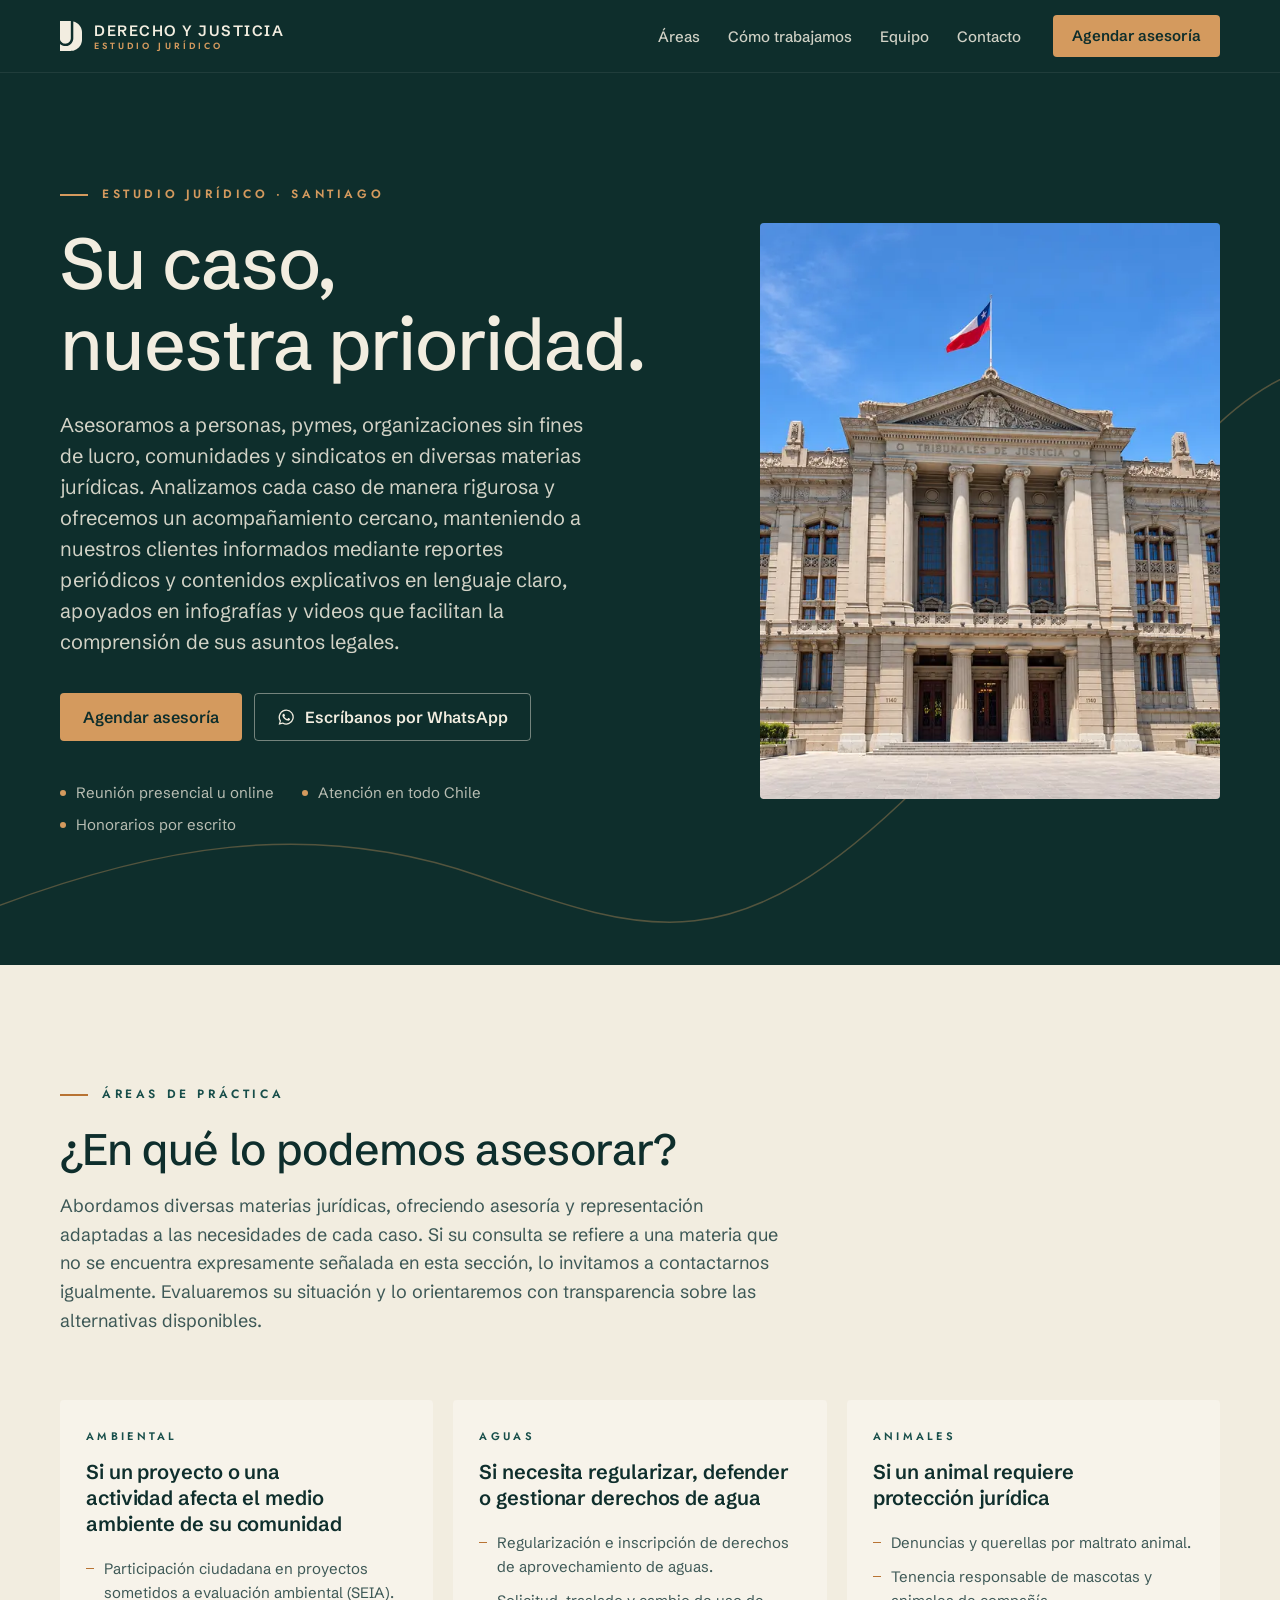
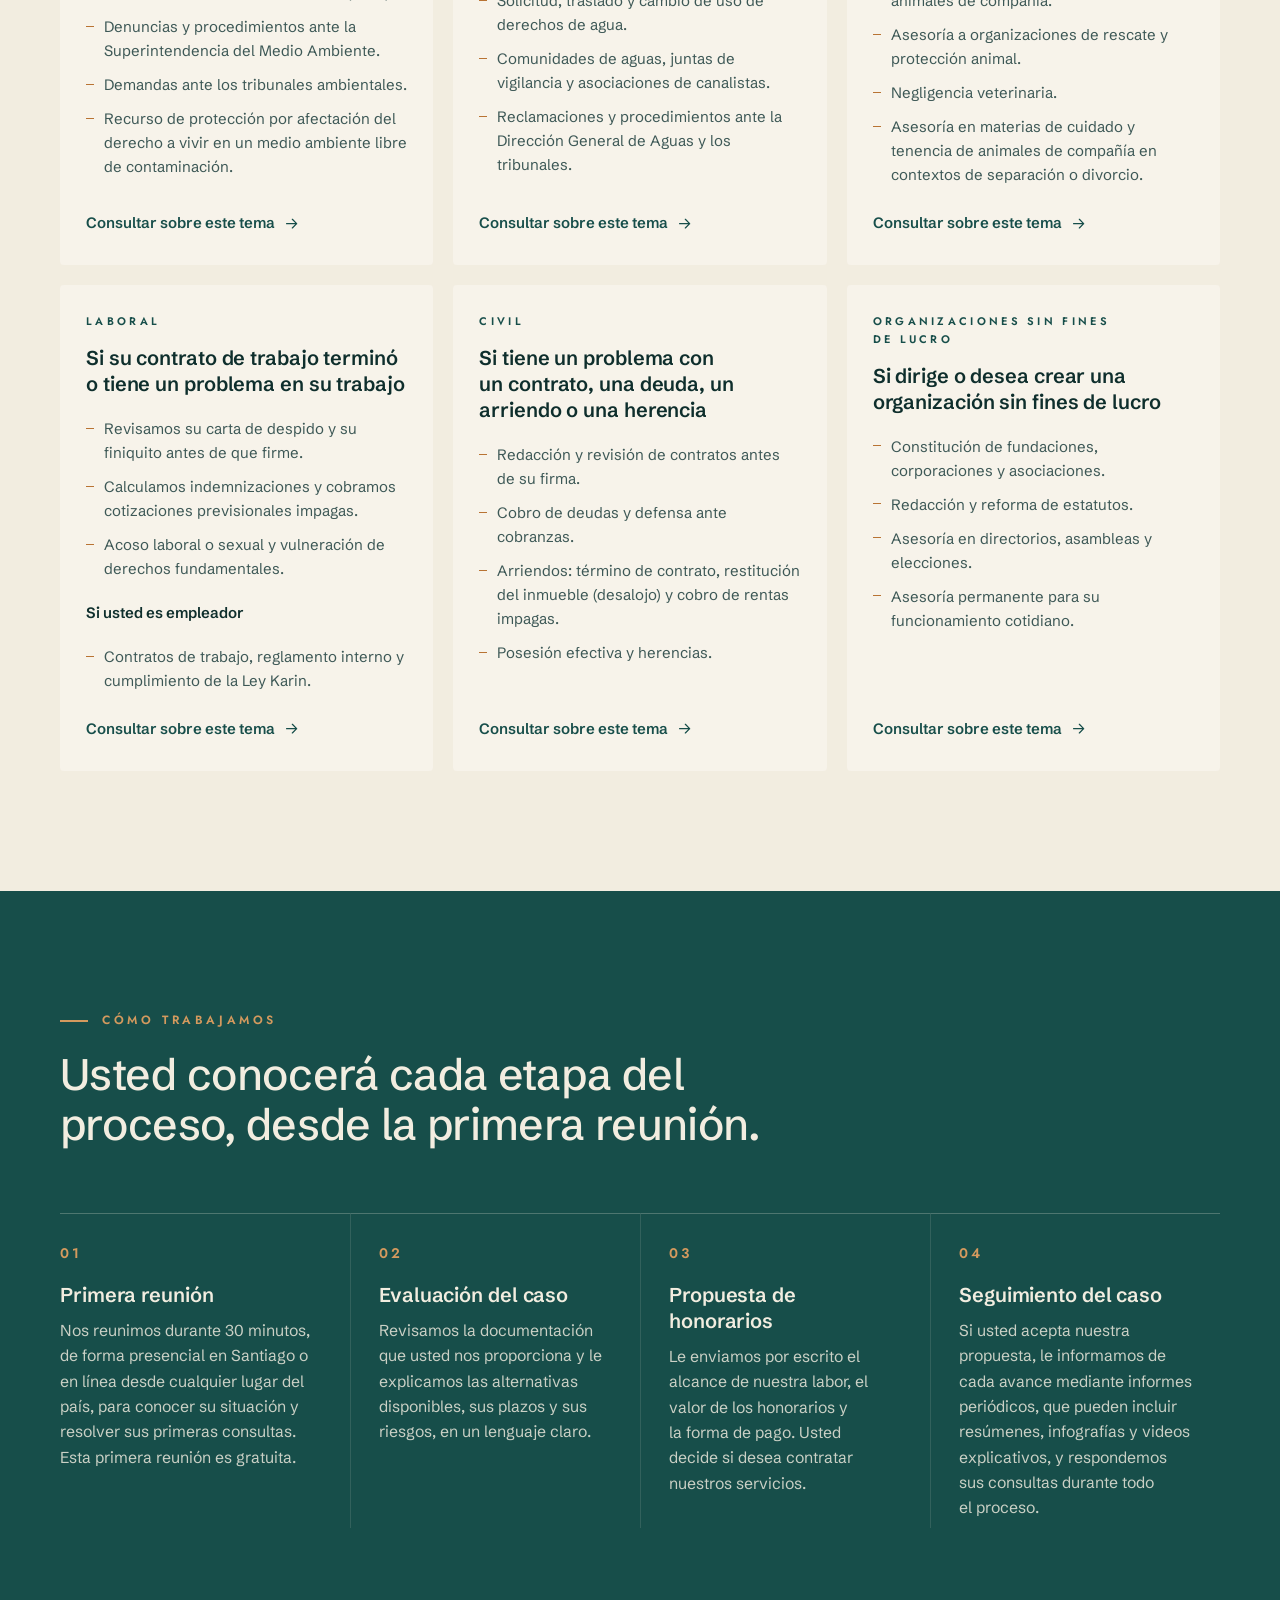
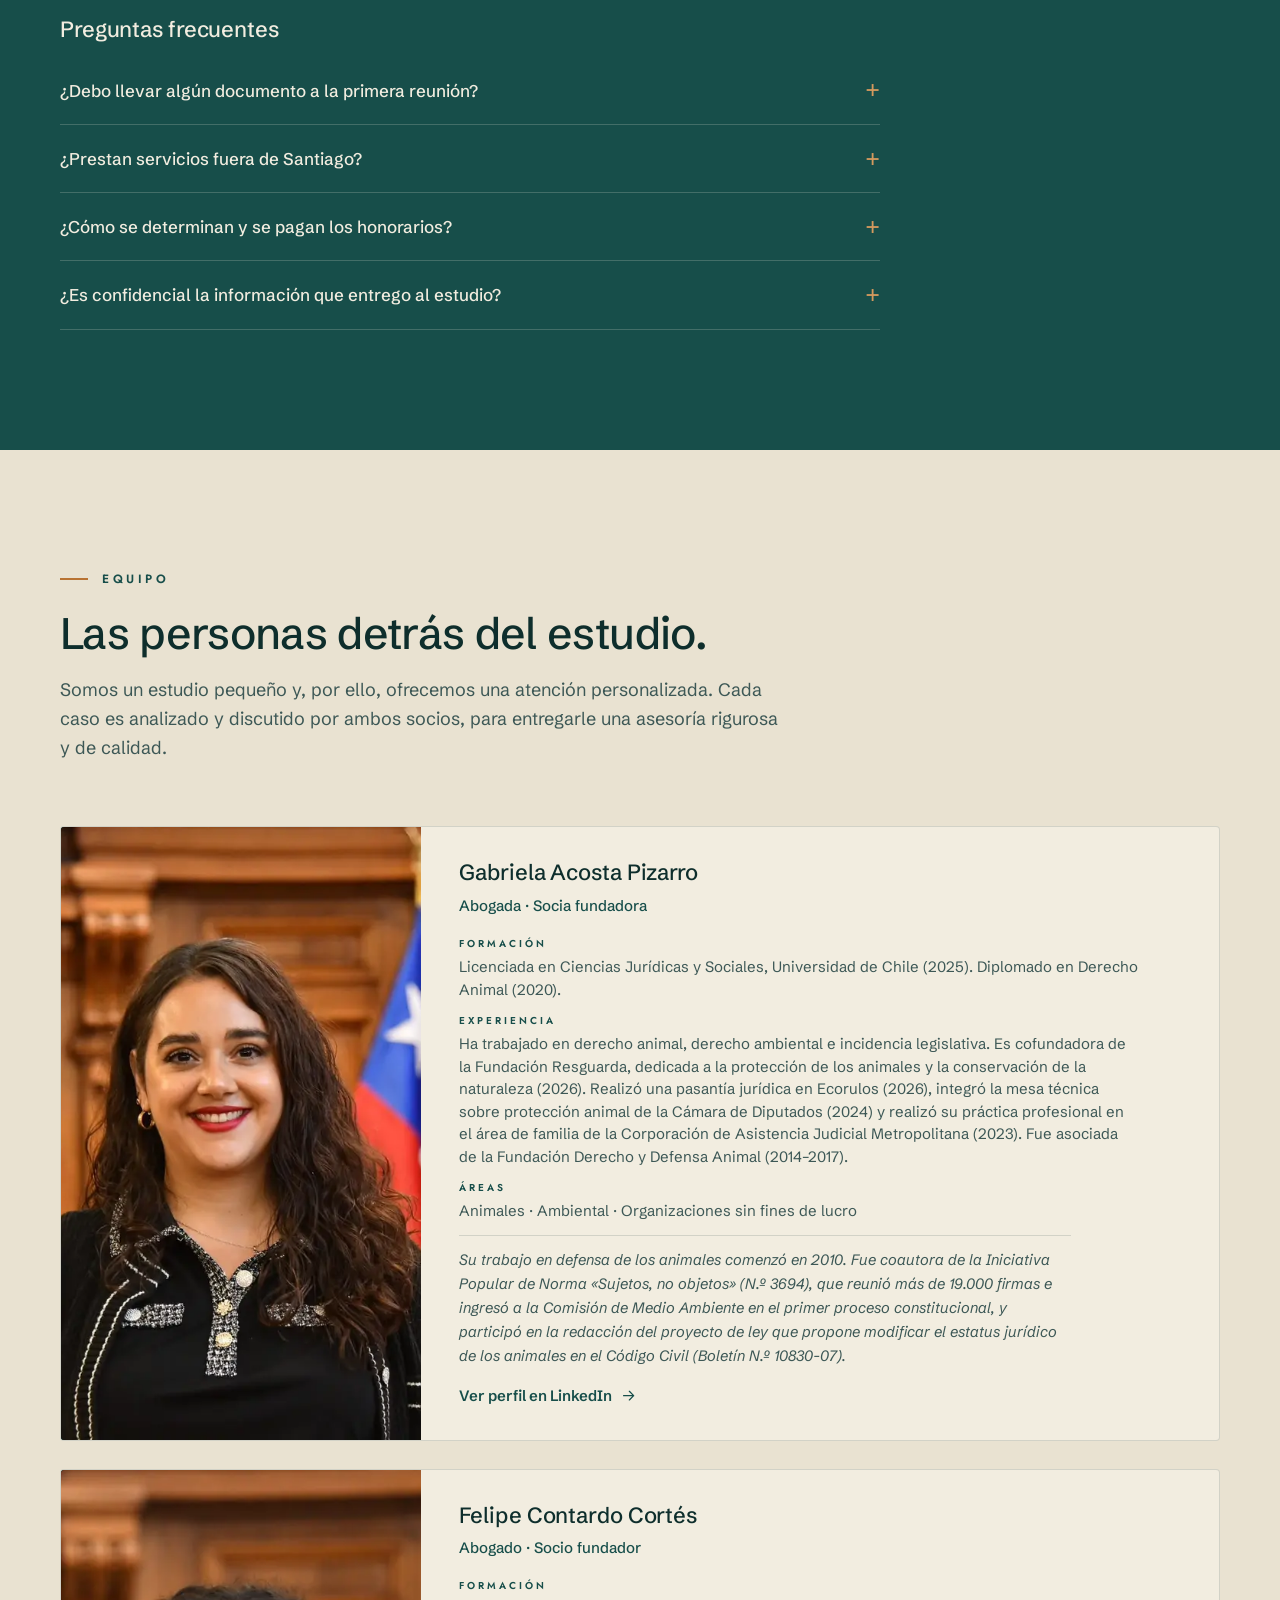
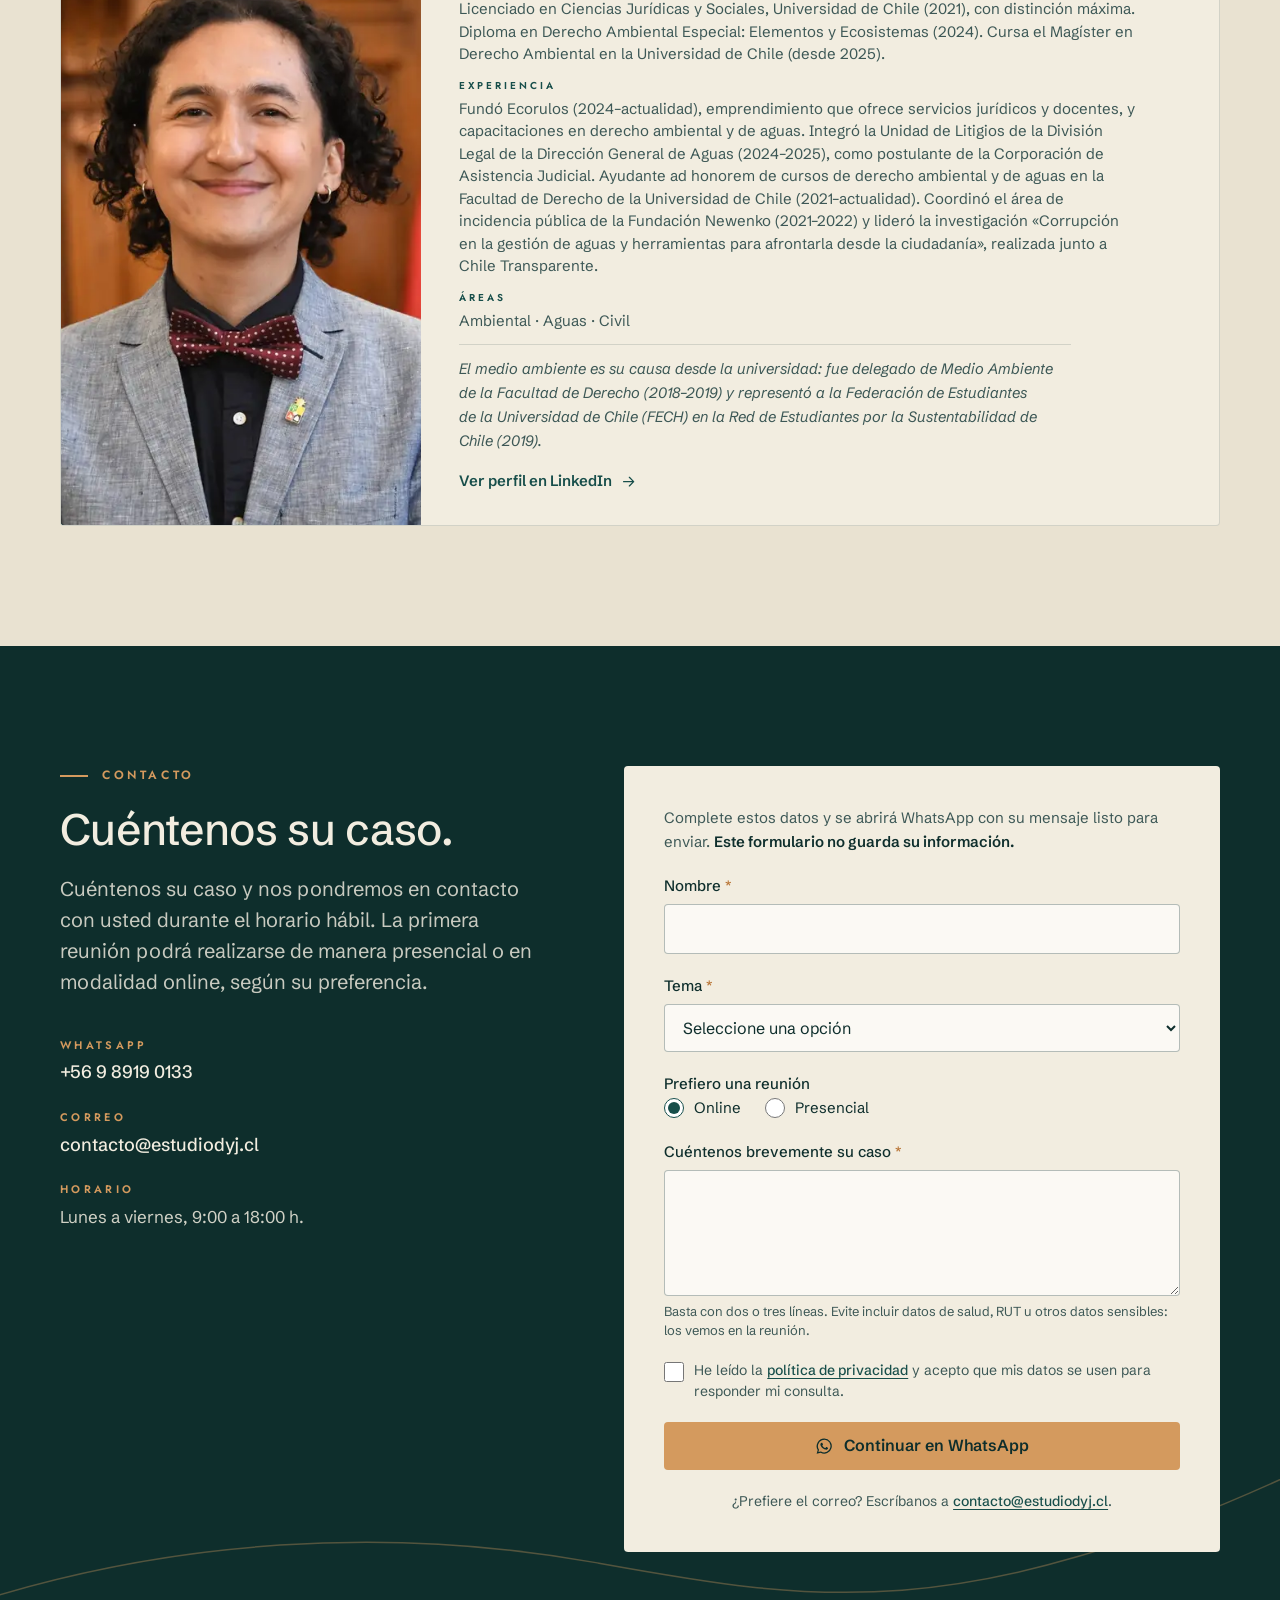
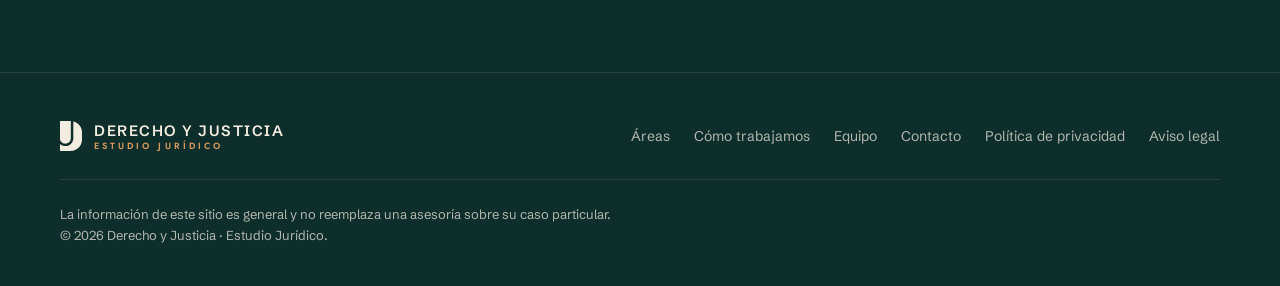
<file: index.html>
<!doctype html>
<html lang="es-CL">
<head>
  <meta charset="utf-8">
  <meta name="viewport" content="width=device-width, initial-scale=1">
  <title>Derecho y Justicia · Estudio Jurídico</title>
  <meta name="description" content="Estudio jurídico en Santiago. Asesoría en derecho ambiental, de aguas, animal, laboral, civil y de organizaciones sin fines de lucro. Atención presencial y online.">
  <meta name="theme-color" content="#0E2E2C">
  <link rel="canonical" href="https://estudiodyj.cl/">
  <link rel="icon" href="assets/img/favicon.svg" type="image/svg+xml">

  <meta property="og:type" content="website">
  <meta property="og:locale" content="es_CL">
  <meta property="og:title" content="Derecho y Justicia · Estudio Jurídico">
  <meta property="og:description" content="Su caso, nuestra prioridad. Asesoría jurídica en derecho ambiental, de aguas, animal, laboral, civil y de organizaciones sin fines de lucro.">
  <meta property="og:url" content="https://estudiodyj.cl/">
  <meta property="og:image" content="https://estudiodyj.cl/assets/img/og-image.png">
  <meta property="og:image:width" content="1200">
  <meta property="og:image:height" content="630">
  <meta property="og:image:alt" content="Logo de Derecho y Justicia, Estudio Jurídico">
  <meta name="twitter:card" content="summary_large_image">

  <link rel="preconnect" href="https://fonts.googleapis.com">
  <link rel="preconnect" href="https://fonts.gstatic.com" crossorigin>
  <link rel="stylesheet" href="https://fonts.googleapis.com/css2?family=Jost:wght@500;600&family=Schibsted+Grotesk:wght@400;500;600&display=swap">
  <link rel="stylesheet" href="assets/css/styles.css">
  <script>document.documentElement.classList.add('js')</script>

  <script type="application/ld+json">
  {
    "@context": "https://schema.org",
    "@type": "LegalService",
    "name": "Derecho y Justicia · Estudio Jurídico",
    "url": "https://estudiodyj.cl/",
    "email": "contacto@estudiodyj.cl",
    "telephone": "+56989190133",
    "areaServed": "CL",
    "address": { "@type": "PostalAddress", "addressLocality": "Santiago", "addressRegion": "Región Metropolitana", "addressCountry": "CL" },
    "openingHours": "Mo-Fr 09:00-18:00"
  }
  </script>
</head>
<body>
  <svg width="0" height="0" style="position:absolute" aria-hidden="true">
    <symbol id="isotipo" viewBox="0 0 34.8 47.15"><path fill="currentColor" d="M 0 0L16.84 0C16.93 0 17.03 0 17.12 0L17.12 26.95C17.12 27.47 17.07 27.99 16.98 28.51C16.89 29.02 16.75 29.53 16.56 30.02C16.38 30.51 16.15 30.98 15.88 31.43C15.61 31.88 15.3 32.3 14.95 32.7C14.61 33.09 14.23 33.45 13.82 33.77C13.41 34.1 12.97 34.39 12.5 34.63C12.04 34.88 11.56 35.08 11.06 35.24C10.56 35.4 10.05 35.51 9.53 35.58C9.01 35.64 8.48 35.66 7.96 35.64C7.44 35.61 6.92 35.54 6.41 35.41C5.9 35.29 5.4 35.12 4.92 34.91C4.44 34.7 3.98 34.45 3.55 34.16C3.11 33.86 2.71 33.53 2.34 33.16C1.96 32.8 1.62 32.4 1.32 31.97C1.02 31.54 0.75 31.09 0.53 30.61C0.31 30.14 0.13 29.65 0 29.14ZM 21.05 0.5C22.02 0.73 22.97 1.05 23.89 1.44C24.81 1.83 25.7 2.3 26.54 2.84C27.38 3.38 28.17 3.99 28.91 4.66C29.65 5.33 30.34 6.06 30.95 6.85C31.57 7.63 32.12 8.47 32.6 9.34C33.08 10.22 33.49 11.14 33.82 12.08C34.14 13.03 34.39 13.99 34.55 14.98C34.72 15.97 34.8 16.96 34.8 17.96L34.8 29.19C34.8 29.78 34.78 30.37 34.72 30.95C34.66 31.54 34.57 32.12 34.46 32.7C34.34 33.27 34.2 33.84 34.03 34.41C33.86 34.97 33.66 35.52 33.44 36.06C33.21 36.61 32.96 37.14 32.68 37.66C32.41 38.18 32.11 38.68 31.78 39.17C31.45 39.66 31.1 40.13 30.73 40.59C30.36 41.04 29.96 41.48 29.54 41.89C29.13 42.31 28.69 42.7 28.24 43.07C27.78 43.45 27.31 43.8 26.82 44.12C26.33 44.45 25.83 44.75 25.31 45.03C24.79 45.31 24.26 45.56 23.71 45.79C23.17 46.01 22.62 46.21 22.05 46.38C21.49 46.55 20.92 46.7 20.34 46.81C19.77 46.92 19.19 47.01 18.6 47.07C18.02 47.12 17.43 47.15 16.84 47.15L0 47.15L0 36.36C0.91 37.17 1.91 37.84 3.02 38.36C4.12 38.88 5.27 39.24 6.48 39.43C7.68 39.61 8.89 39.62 10.09 39.46C11.3 39.3 12.46 38.97 13.58 38.47C14.69 37.98 15.71 37.33 16.64 36.54C17.56 35.75 18.36 34.84 19.02 33.82C19.68 32.79 20.19 31.7 20.53 30.53C20.88 29.36 21.05 28.16 21.05 26.95ZM 21.05 0.5"/></symbol>
    <symbol id="i-whatsapp" viewBox="0 0 24 24"><path fill="currentColor" d="M12.04 2a9.9 9.9 0 0 0-8.5 15l-1.4 5 5.2-1.36A9.9 9.9 0 1 0 12.04 2Zm0 18.1a8.2 8.2 0 0 1-4.2-1.15l-.3-.18-3.08.8.82-3-.2-.31a8.2 8.2 0 1 1 6.96 3.84Zm4.5-6.14c-.25-.12-1.46-.72-1.69-.8-.23-.08-.39-.12-.55.12-.16.25-.63.8-.78.96-.14.16-.29.18-.53.06-.25-.12-1.04-.38-1.98-1.22-.73-.65-1.23-1.46-1.37-1.7-.14-.25-.02-.38.11-.5.11-.11.25-.29.37-.43.12-.15.16-.25.25-.41.08-.17.04-.31-.02-.43-.06-.12-.55-1.33-.76-1.82-.2-.48-.4-.41-.55-.42h-.47a.9.9 0 0 0-.65.3c-.22.25-.86.84-.86 2.04s.88 2.37 1 2.53c.12.17 1.73 2.64 4.2 3.7.58.25 1.04.4 1.4.52.59.19 1.12.16 1.54.1.47-.07 1.46-.6 1.66-1.17.2-.58.2-1.07.15-1.17-.06-.1-.22-.17-.47-.29Z"/></symbol>
    <symbol id="i-arrow" viewBox="0 0 24 24"><path fill="none" stroke="currentColor" stroke-width="1.75" stroke-linecap="round" stroke-linejoin="round" d="M5 12h14M13 6l6 6-6 6"/></symbol>
  </svg>

  <a class="skip-link" href="#contenido">Saltar al contenido</a>

  <header class="site-header">
    <div class="container header-inner">
      <a class="brand" href="#inicio" aria-label="Derecho y Justicia, Estudio Jurídico — inicio">
        <svg class="brand-iso" aria-hidden="true"><use href="#isotipo"/></svg>
        <span class="brand-text" aria-hidden="true">
          <span class="brand-name">Derecho y Justicia</span>
          <span class="brand-tag">Estudio Jurídico</span>
        </span>
      </a>

      <button class="nav-toggle" type="button" aria-expanded="false" aria-controls="site-nav">
        <span class="nav-toggle-bars" aria-hidden="true"></span>
        <span class="visually-hidden">Menú</span>
      </button>

      <nav id="site-nav" class="site-nav" aria-label="Principal">
        <ul>
          <li><a href="#areas">Áreas</a></li>
          <li><a href="#como-trabajamos">Cómo trabajamos</a></li>
          <li><a href="#equipo">Equipo</a></li>
          <li><a href="#contacto">Contacto</a></li>
        </ul>
        <a class="btn btn-primary btn-sm" href="#contacto">Agendar asesoría</a>
      </nav>
    </div>
  </header>

  <main id="contenido">
    <!-- PORTADA -->
    <section id="inicio" class="hero theme-dark">
      <svg class="flow-line" viewBox="0 0 1200 600" preserveAspectRatio="none" aria-hidden="true">
        <path d="M-20 565 C 140 520, 290 500, 450 540 S 690 600, 860 480 S 1100 230, 1220 200"/>
      </svg>
      <div class="container hero-grid">
        <div class="hero-copy">
          <p class="eyebrow">Estudio jurídico · Santiago</p>
          <h1>Su caso, nuestra&nbsp;prioridad.</h1>
          <p class="lead">Asesoramos a personas, pymes, organizaciones sin fines de lucro, comunidades y sindicatos en diversas materias jurídicas. Analizamos cada caso de manera rigurosa y ofrecemos un acompañamiento cercano, manteniendo a nuestros clientes informados mediante reportes periódicos y contenidos explicativos en lenguaje claro, apoyados en infografías y videos que facilitan la comprensión de sus asuntos legales.</p>
          <div class="hero-actions">
            <a class="btn btn-primary" href="#contacto">Agendar asesoría</a>
            <a class="btn btn-ghost" href="https://wa.me/56989190133" target="_blank" rel="noopener">
              <svg class="icon" aria-hidden="true"><use href="#i-whatsapp"/></svg>
              Escríbanos por WhatsApp
            </a>
          </div>
          <ul class="hero-facts" role="list">
            <li>Reunión presencial u online</li>
            <li>Atención en todo Chile</li>
            <li>Honorarios por escrito</li>
          </ul>
        </div>
        <figure class="hero-media">
          <picture>
            <!-- En una columna (≤700px) el recorte es apaisado: se usa la foto horizontal -->
            <source media="(max-width: 700px)" type="image/webp"
                    srcset="assets/img/tribunales-cielo-800.webp 800w, assets/img/tribunales-cielo-1280.webp 1280w"
                    sizes="calc(100vw - 32px)" width="1280" height="721">
            <source type="image/webp"
                    srcset="assets/img/tribunales-vertical-600.webp 600w, assets/img/tribunales-vertical-1122.webp 1122w"
                    sizes="(max-width: 1024px) 45vw, 480px">
            <img src="assets/img/tribunales-vertical.jpg" alt="" width="800" height="1000" fetchpriority="high">
          </picture>
        </figure>
      </div>
    </section>

    <!-- A QUIÉN ATENDEMOS
    <section class="audience" aria-labelledby="audience-title">
      <div class="container">
        <h2 id="audience-title" class="visually-hidden">A quién atendemos</h2>
        <ul class="audience-list" role="list">
          <li>
            <span class="audience-kicker">Personas</span>
            <span>Trabajadores, familias y particulares que necesitan entender y defender sus derechos.</span>
          </li>
          <li>
            <span class="audience-kicker">Pymes</span>
            <span>Empresas pequeñas y medianas que buscan cumplir la ley laboral y ordenar sus contratos.</span>
          </li>
          <li>
            <span class="audience-kicker">Organizaciones</span>
            <span>Fundaciones, corporaciones, sindicatos y juntas de vecinos que necesitan apoyo jurídico.</span>
          </li>
        </ul>
      </div>
    </section> -->

    <!-- ÁREAS -->
    <section id="areas" class="section" aria-labelledby="areas-title">
      <div class="container">
        <header class="section-head">
          <p class="eyebrow">Áreas de práctica</p>
          <h2 id="areas-title">¿En qué lo podemos asesorar?</h2>
          <p class="section-intro">Abordamos diversas materias jurídicas, ofreciendo asesoría y representación adaptadas a las necesidades de cada caso. Si su consulta se refiere a una materia que no se encuentra expresamente señalada en esta sección, lo invitamos a contactarnos igualmente. Evaluaremos su situación y lo orientaremos con transparencia sobre las alternativas disponibles.</p>
        </header>

        <div class="cards">
          <article class="card reveal">
            <p class="card-tag">Ambiental</p>
            <h3>Si un proyecto o una actividad afecta el medio ambiente de su comunidad</h3>
            <ul>
              <li>Participación ciudadana en proyectos sometidos a evaluación ambiental (SEIA).</li>
              <li>Denuncias y procedimientos ante la Superintendencia del Medio Ambiente.</li>
              <li>Demandas ante los tribunales ambientales.</li>
              <li>Recurso de protección por afectación del derecho a vivir en un medio ambiente libre de contaminación.</li>
            </ul>
            <a class="text-link card-link" href="#contacto" data-tema="Ambiental">Consultar sobre este tema <svg class="icon" aria-hidden="true"><use href="#i-arrow"/></svg></a>
          </article>

          <article class="card reveal">
            <p class="card-tag">Aguas</p>
            <h3>Si necesita regularizar, defender o gestionar derechos de agua</h3>
            <ul>
              <li>Regularización e inscripción de derechos de aprovechamiento de aguas.</li>
              <li>Solicitud, traslado y cambio de uso de derechos de agua.</li>
              <li>Comunidades de aguas, juntas de vigilancia y asociaciones de canalistas.</li>
              <li>Reclamaciones y procedimientos ante la Dirección General de Aguas y los tribunales.</li>
            </ul>
            <a class="text-link card-link" href="#contacto" data-tema="Aguas">Consultar sobre este tema <svg class="icon" aria-hidden="true"><use href="#i-arrow"/></svg></a>
          </article>

          <article class="card reveal">
            <p class="card-tag">Animales</p>
            <h3>Si un animal requiere protección jurídica</h3>
            <ul>
              <li>Denuncias y querellas por maltrato animal.</li>
              <li>Tenencia responsable de mascotas y animales de compañía.</li>
              <li>Asesoría a organizaciones de rescate y protección animal.</li>
              <li>Negligencia veterinaria.</li>
              <li>Asesoría en materias de cuidado y tenencia de animales de compañía en contextos de separación o divorcio.</li>
            </ul>
            <a class="text-link card-link" href="#contacto" data-tema="Animales">Consultar sobre este tema <svg class="icon" aria-hidden="true"><use href="#i-arrow"/></svg></a>
          </article>

          <article class="card reveal">
            <p class="card-tag">Laboral</p>
            <h3>Si su contrato de trabajo terminó o tiene un problema en su trabajo</h3>
            <ul>
              <li>Revisamos su carta de despido y su finiquito antes de que firme.</li>
              <li>Calculamos indemnizaciones y cobramos cotizaciones previsionales impagas.</li>
              <li>Acoso laboral o sexual y vulneración de derechos fundamentales.</li>
            </ul>
            <p class="card-sub">Si usted es empleador</p>
            <ul>
              <li>Contratos de trabajo, reglamento interno y cumplimiento de la Ley Karin.</li>
            </ul>
            <a class="text-link card-link" href="#contacto" data-tema="Laboral">Consultar sobre este tema <svg class="icon" aria-hidden="true"><use href="#i-arrow"/></svg></a>
          </article>

          <article class="card reveal">
            <p class="card-tag">Civil</p>
            <h3>Si tiene un problema con un contrato, una deuda, un arriendo o una herencia</h3>
            <ul>
              <li>Redacción y revisión de contratos antes de su firma.</li>
              <li>Cobro de deudas y defensa ante cobranzas.</li>
              <li>Arriendos: término de contrato, restitución del inmueble (desalojo) y cobro de rentas impagas.</li>
              <li>Posesión efectiva y herencias.</li>
            </ul>
            <a class="text-link card-link" href="#contacto" data-tema="Civil">Consultar sobre este tema <svg class="icon" aria-hidden="true"><use href="#i-arrow"/></svg></a>
          </article>

          <article class="card reveal">
            <p class="card-tag">Organizaciones sin fines de lucro</p>
            <h3>Si dirige o desea crear una organización sin fines de lucro</h3>
            <ul>
              <li>Constitución de fundaciones, corporaciones y asociaciones.</li>
              <li>Redacción y reforma de estatutos.</li>
              <li>Asesoría en directorios, asambleas y elecciones.</li>
              <li>Asesoría permanente para su funcionamiento cotidiano.</li>
            </ul>
            <a class="text-link card-link" href="#contacto" data-tema="Organizaciones">Consultar sobre este tema <svg class="icon" aria-hidden="true"><use href="#i-arrow"/></svg></a>
          </article>
        </div>
      </div>
    </section>

    <!-- CÓMO TRABAJAMOS -->
    <section id="como-trabajamos" class="section theme-petroleo" aria-labelledby="proceso-title">
      <div class="container">
        <header class="section-head">
          <p class="eyebrow">Cómo trabajamos</p>
          <h2 id="proceso-title">Usted conocerá cada etapa del proceso, desde la primera reunión.</h2>
        </header>

        <ol class="steps" role="list">
          <li class="step reveal">
            <span class="step-num" aria-hidden="true">01</span>
            <h3>Primera reunión</h3>
            <p>Nos reunimos durante 30 minutos, de forma presencial en Santiago o en línea desde cualquier lugar del país, para conocer su situación y resolver sus primeras consultas. Esta primera reunión es gratuita.</p>
          </li>
          <li class="step reveal">
            <span class="step-num" aria-hidden="true">02</span>
            <h3>Evaluación del caso</h3>
            <p>Revisamos la documentación que usted nos proporciona y le explicamos las alternativas disponibles, sus plazos y sus riesgos, en un lenguaje claro.</p>
          </li>
          <li class="step reveal">
            <span class="step-num" aria-hidden="true">03</span>
            <h3>Propuesta de honorarios</h3>
            <p>Le enviamos por escrito el alcance de nuestra labor, el valor de los honorarios y la forma de pago. Usted decide si desea contratar nuestros servicios.</p>
          </li>
          <li class="step reveal">
            <span class="step-num" aria-hidden="true">04</span>
            <h3>Seguimiento del caso</h3>
            <p>Si usted acepta nuestra propuesta, le informamos de cada avance mediante informes periódicos, que pueden incluir resúmenes, infografías y videos explicativos, y respondemos sus consultas durante todo el proceso.</p>
          </li>
        </ol>

        <div class="faq">
          <h3 class="faq-title">Preguntas frecuentes</h3>
          <details>
            <summary>¿Debo llevar algún documento a la primera reunión?</summary>
            <p>Si cuenta con documentos relacionados con su caso (por ejemplo, contratos, carta de despido, finiquito, resoluciones, sentencias o correos electrónicos), le solicitamos traerlos o enviarlos con anticipación. Si no dispone de ellos, igualmente podemos reunirnos y orientarle.</p>
          </details>
          <details>
            <summary>¿Prestan servicios fuera de Santiago?</summary>
            <p>Sí. Asesoramos de forma remota, mediante videollamada, a personas y organizaciones de todo Chile. Las gestiones presenciales fuera de Santiago se evalúan según las características de cada caso.</p>
          </details>
          <details>
            <summary>¿Cómo se determinan y se pagan los honorarios?</summary>
            <p>Dependen de las características del caso y pueden pactarse como un monto fijo, por etapas o mediante otra modalidad que acordemos. En todos los casos se convienen por escrito antes de iniciar nuestra labor.</p>
          </details>
          <details>
            <summary>¿Es confidencial la información que entrego al estudio?</summary>
            <p>Sí. Toda la información que usted nos comunique está amparada por el secreto profesional, aun cuando finalmente no se contraten nuestros servicios.</p>
          </details>
        </div>
      </div>
    </section>

    <!-- VIDEO -->
    <!-- <section id="conocenos" class="section" aria-labelledby="video-title">
      <div class="container video-grid">
        <div>
          <p class="eyebrow">Conózcanos</p>
          <h2 id="video-title">Quiénes somos, en un minuto.</h2>
          <p class="section-intro">Gabriela y Felipe comparten la historia detrás de la creación de Derecho y Justicia, su enfoque de trabajo y la forma en que acompañan a sus clientes en la búsqueda de soluciones jurídicas.</p>
        </div>
        El iframe solo se carga al hacer clic: no se reproduce solo ni carga YouTube antes de tiempo.
        <div class="video" data-video-id="IyIjYuF_HUo">
          <a class="video-trigger" href="https://www.youtube.com/watch?v=IyIjYuF_HUo" target="_blank" rel="noopener">
            <img src="https://i.ytimg.com/vi/IyIjYuF_HUo/hqdefault.jpg" alt="" width="480" height="360" loading="lazy">
            <span class="video-play" aria-hidden="true"></span>
            <span class="visually-hidden">Reproducir video de presentación (con subtítulos)</span>
          </a>
        </div>
      </div>
    </section> -->

    <!-- EQUIPO -->
    <section id="equipo" class="section theme-marfil-2" aria-labelledby="equipo-title">
      <div class="container">
        <header class="section-head">
          <p class="eyebrow">Equipo</p>
          <h2 id="equipo-title">Las personas detrás del estudio.</h2>
          <p class="section-intro">Somos un estudio pequeño y, por ello, ofrecemos una atención personalizada. Cada caso es analizado y discutido por ambos socios, para entregarle una asesoría rigurosa y de calidad.</p>
        </header>

        <!-- Biografías y fotos entregadas por el estudio (oct. 2026) -->
        <div class="team">
          <article class="person reveal">
            <picture>
              <source type="image/webp" sizes="(max-width: 1060px) calc((100vw - 32px) * 1.15), 1000px"
                      srcset="assets/img/gabriela_acosta-480.webp 480w, assets/img/gabriela_acosta-800.webp 800w, assets/img/gabriela_acosta-1200.webp 1200w, assets/img/gabriela_acosta-1600.webp 1600w">
              <img class="person-photo" src="assets/img/gabriela_acosta.jpeg" alt="Retrato de Gabriela Acosta Pizarro" width="1600" height="1066" loading="lazy" style="--focus-x: 43%">
            </picture>
            <div class="person-body">
              <h3>Gabriela Acosta Pizarro</h3>
              <p class="person-role">Abogada · Socia fundadora</p>
              <dl class="person-facts">
                <div><dt>Formación</dt><dd>Licenciada en Ciencias Jurídicas y Sociales, Universidad de Chile (2025). Diplomado en Derecho Animal (2020).</dd></div>
                <div><dt>Experiencia</dt><dd>Ha trabajado en derecho animal, derecho ambiental e incidencia legislativa. Es cofundadora de la Fundación Resguarda, dedicada a la protección de los animales y la conservación de la naturaleza (2026). Realizó una pasantía jurídica en Ecorulos (2026), integró la mesa técnica sobre protección animal de la Cámara de Diputados (2024) y realizó su práctica profesional en el área de familia de la Corporación de Asistencia Judicial Metropolitana (2023). Fue asociada de la Fundación Derecho y Defensa Animal (2014–2017).</dd></div>
                <div><dt>Áreas</dt><dd>Animales · Ambiental · Organizaciones sin fines de lucro</dd></div>
              </dl>
              <p class="person-note">Su trabajo en defensa de los animales comenzó en 2010. Fue coautora de la Iniciativa Popular de Norma «Sujetos, no objetos» (N.º 3694), que reunió más de 19.000 firmas e ingresó a la Comisión de Medio Ambiente en el primer proceso constitucional, y participó en la redacción del proyecto de ley que propone modificar el estatus jurídico de los animales en el Código Civil (Boletín N.º 10830-07).</p>
              <a class="text-link" href="https://www.linkedin.com/in/gabriela-acosta-pizarro/" target="_blank" rel="noopener">Ver perfil en LinkedIn <svg class="icon" aria-hidden="true"><use href="#i-arrow"/></svg></a>
            </div>
          </article>

          <article class="person reveal">
            <picture>
              <source type="image/webp" sizes="(max-width: 1060px) calc((100vw - 32px) * 1.15), 1000px"
                      srcset="assets/img/felipe_contardo-480.webp 480w, assets/img/felipe_contardo-800.webp 800w, assets/img/felipe_contardo-1200.webp 1200w, assets/img/felipe_contardo-1600.webp 1600w">
              <img class="person-photo" src="assets/img/felipe_contardo.jpg" alt="Retrato de Felipe Contardo Cortés" width="2048" height="1365" loading="lazy" style="--focus-x: 47%">
            </picture>
            <div class="person-body">
              <h3>Felipe Contardo Cortés</h3>
              <p class="person-role">Abogado · Socio fundador</p>
              <dl class="person-facts">
                <div><dt>Formación</dt><dd>Licenciado en Ciencias Jurídicas y Sociales, Universidad de Chile (2021), con distinción máxima. Diploma en Derecho Ambiental Especial: Elementos y Ecosistemas (2024). Cursa el Magíster en Derecho Ambiental en la Universidad de Chile (desde 2025).</dd></div>
                <div><dt>Experiencia</dt><dd>Fundó Ecorulos (2024–actualidad), emprendimiento que ofrece servicios jurídicos y docentes, y capacitaciones en derecho ambiental y de aguas. Integró la Unidad de Litigios de la División Legal de la Dirección General de Aguas (2024–2025), como postulante de la Corporación de Asistencia Judicial. Ayudante ad honorem de cursos de derecho ambiental y de aguas en la Facultad de Derecho de la Universidad de Chile (2021–actualidad). Coordinó el área de incidencia pública de la Fundación Newenko (2021–2022) y lideró la investigación «Corrupción en la gestión de aguas y herramientas para afrontarla desde la ciudadanía», realizada junto a Chile Transparente.</dd></div>
                <div><dt>Áreas</dt><dd>Ambiental · Aguas · Civil</dd></div>
              </dl>
              <p class="person-note">El medio ambiente es su causa desde la universidad: fue delegado de Medio Ambiente de la Facultad de Derecho (2018–2019) y representó a la Federación de Estudiantes de la Universidad de Chile (FECH) en la Red de Estudiantes por la Sustentabilidad de Chile (2019).</p>
              <a class="text-link" href="https://www.linkedin.com/in/felipe-contardo-cortes/" target="_blank" rel="noopener">Ver perfil en LinkedIn <svg class="icon" aria-hidden="true"><use href="#i-arrow"/></svg></a>
            </div>
          </article>
        </div>
      </div>
    </section>

    <!-- CONTACTO -->
    <section id="contacto" class="section theme-dark contact" aria-labelledby="contacto-title">
      <svg class="flow-line flow-line--contact" viewBox="0 0 1200 600" preserveAspectRatio="none" aria-hidden="true">
        <path d="M-20 470 C 160 360, 360 330, 560 400 S 900 520, 1220 230"/>
      </svg>
      <div class="container contact-grid">
        <div class="contact-info">
          <p class="eyebrow">Contacto</p>
          <h2 id="contacto-title">Cuéntenos su caso.</h2>
          <p class="lead">Cuéntenos su caso y nos pondremos en contacto con usted durante el horario hábil. La primera reunión podrá realizarse de manera presencial o en modalidad online, según su preferencia.</p>

          <ul class="contact-list" role="list">
            <li>
              <span class="contact-label">WhatsApp</span>
              <a href="https://wa.me/56989190133" target="_blank" rel="noopener">+56 9 8919 0133</a>
            </li>
            <li>
              <span class="contact-label">Correo</span>
              <a href="mailto:contacto@estudiodyj.cl">contacto@estudiodyj.cl</a>
            </li>
            <!-- <li>
              <span class="contact-label">Oficina</span>
              <span>Providencia, Santiago · atención presencial con cita previa.<br>Online para todo Chile.</span>
            </li> -->
            <li>
              <span class="contact-label">Horario</span>
              <span>Lunes a viernes, 9:00 a 18:00 h.</span>
            </li>
          </ul>
        </div>

        <form class="contact-form" id="contact-form" novalidate data-whatsapp="56989190133">
          <p class="form-intro">Complete estos datos y se abrirá WhatsApp con su mensaje listo para enviar. <strong>Este formulario no guarda su información.</strong></p>

          <div class="field">
            <label for="f-nombre">Nombre <span class="req" aria-hidden="true">*</span></label>
            <input id="f-nombre" name="nombre" type="text" autocomplete="name" required aria-describedby="f-nombre-err" maxlength="80">
            <p class="field-error" id="f-nombre-err"><span aria-hidden="true">!</span> Escriba su nombre.</p>
          </div>

          <div class="field">
            <label for="f-tema">Tema <span class="req" aria-hidden="true">*</span></label>
            <select id="f-tema" name="tema" required aria-describedby="f-tema-err">
              <option value="">Seleccione una opción</option>
              <option>Ambiental</option>
              <option>Aguas</option>
              <option>Animales</option>
              <option>Laboral</option>
              <option>Civil</option>
              <option>Organizaciones</option>
              <option>Otro</option>
            </select>
            <p class="field-error" id="f-tema-err"><span aria-hidden="true">!</span> Elija el tema más cercano a su caso.</p>
          </div>

          <fieldset class="field">
            <legend>Prefiero una reunión</legend>
            <div class="choices">
              <label class="choice"><input type="radio" name="modalidad" value="online" checked> Online</label>
              <label class="choice"><input type="radio" name="modalidad" value="presencial"> Presencial</label>
            </div>
          </fieldset>

          <div class="field">
            <label for="f-mensaje">Cuéntenos brevemente su caso <span class="req" aria-hidden="true">*</span></label>
            <textarea id="f-mensaje" name="mensaje" rows="4" required minlength="10" maxlength="600" aria-describedby="f-mensaje-hint f-mensaje-err"></textarea>
            <p class="field-hint" id="f-mensaje-hint">Basta con dos o tres líneas. Evite incluir datos de salud, RUT u otros datos sensibles: los vemos en la reunión.</p>
            <p class="field-error" id="f-mensaje-err"><span aria-hidden="true">!</span> Escriba al menos 10 caracteres.</p>
          </div>

          <div class="field field-check">
            <label class="choice">
              <input id="f-acepto" name="acepto" type="checkbox" required aria-describedby="f-acepto-err">
              <span>He leído la <a href="privacidad.html">política de privacidad</a> y acepto que mis datos se usen para responder mi consulta.</span>
            </label>
            <p class="field-error" id="f-acepto-err"><span aria-hidden="true">!</span> Debe aceptar para continuar.</p>
          </div>

          <button class="btn btn-primary btn-block" type="submit">
            <svg class="icon" aria-hidden="true"><use href="#i-whatsapp"/></svg>
            Continuar en WhatsApp
          </button>
          <p class="form-alt">¿Prefiere el correo? Escríbanos a <a href="mailto:contacto@estudiodyj.cl">contacto@estudiodyj.cl</a>.</p>
        </form>
      </div>
    </section>
  </main>

  <footer class="site-footer">
    <div class="container footer-grid">
      <div class="footer-brand">
        <svg class="brand-iso" aria-hidden="true"><use href="#isotipo"/></svg>
        <span class="brand-text">
          <span class="brand-name">Derecho y Justicia</span>
          <span class="brand-tag">Estudio Jurídico</span>
        </span>
      </div>
      <nav aria-label="Pie de página">
        <ul class="footer-links">
          <li><a href="#areas">Áreas</a></li>
          <li><a href="#como-trabajamos">Cómo trabajamos</a></li>
          <li><a href="#equipo">Equipo</a></li>
          <li><a href="#contacto">Contacto</a></li>
          <li><a href="privacidad.html">Política de privacidad</a></li>
          <li><a href="privacidad.html#aviso-legal">Aviso legal</a></li>
        </ul>
      </nav>
      <p class="footer-note">La información de este sitio es general y no reemplaza una asesoría sobre su caso particular.<br>© <span data-year>2026</span> Derecho y Justicia · Estudio Jurídico.</p>
    </div>
  </footer>

  <a class="wa-float" href="https://wa.me/56989190133" target="_blank" rel="noopener" aria-label="Escríbanos por WhatsApp">
    <svg aria-hidden="true"><use href="#i-whatsapp"/></svg>
  </a>

  <script src="assets/js/main.js" defer></script>
</body>
</html>
</file>
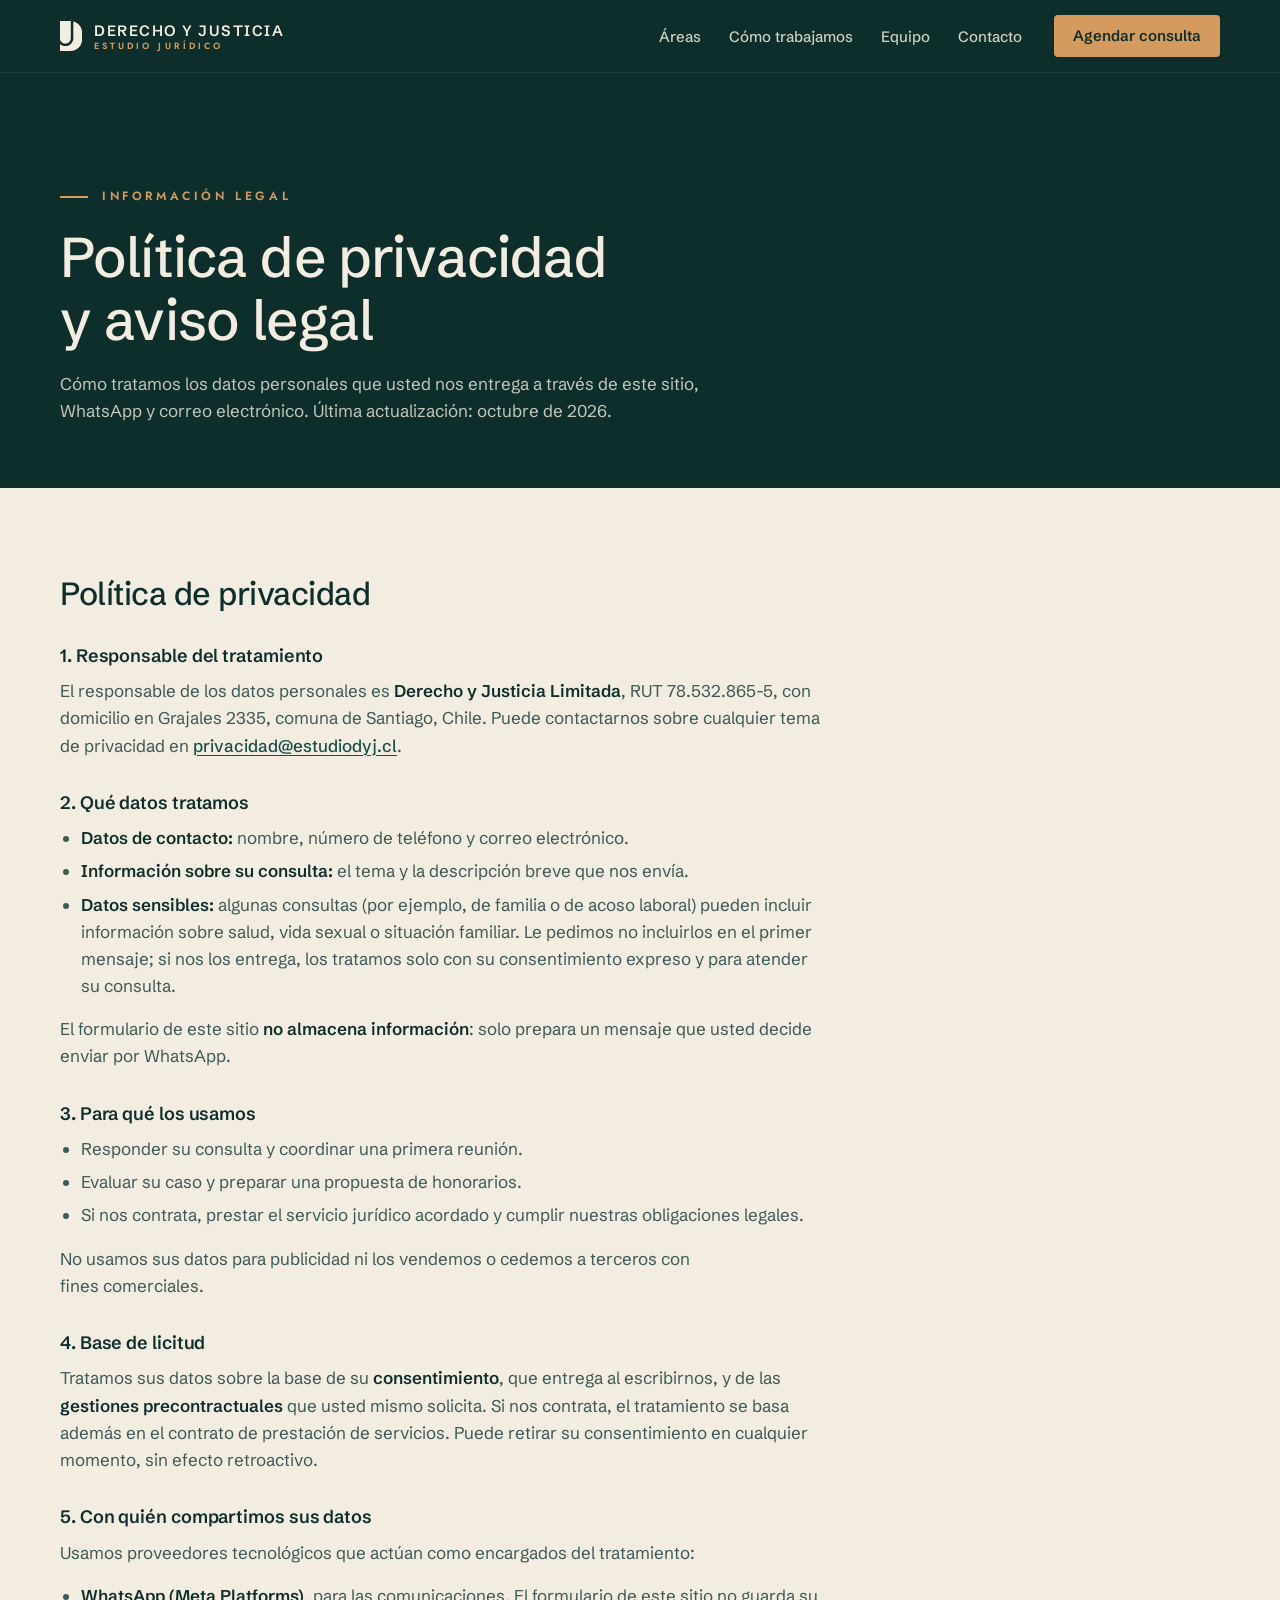
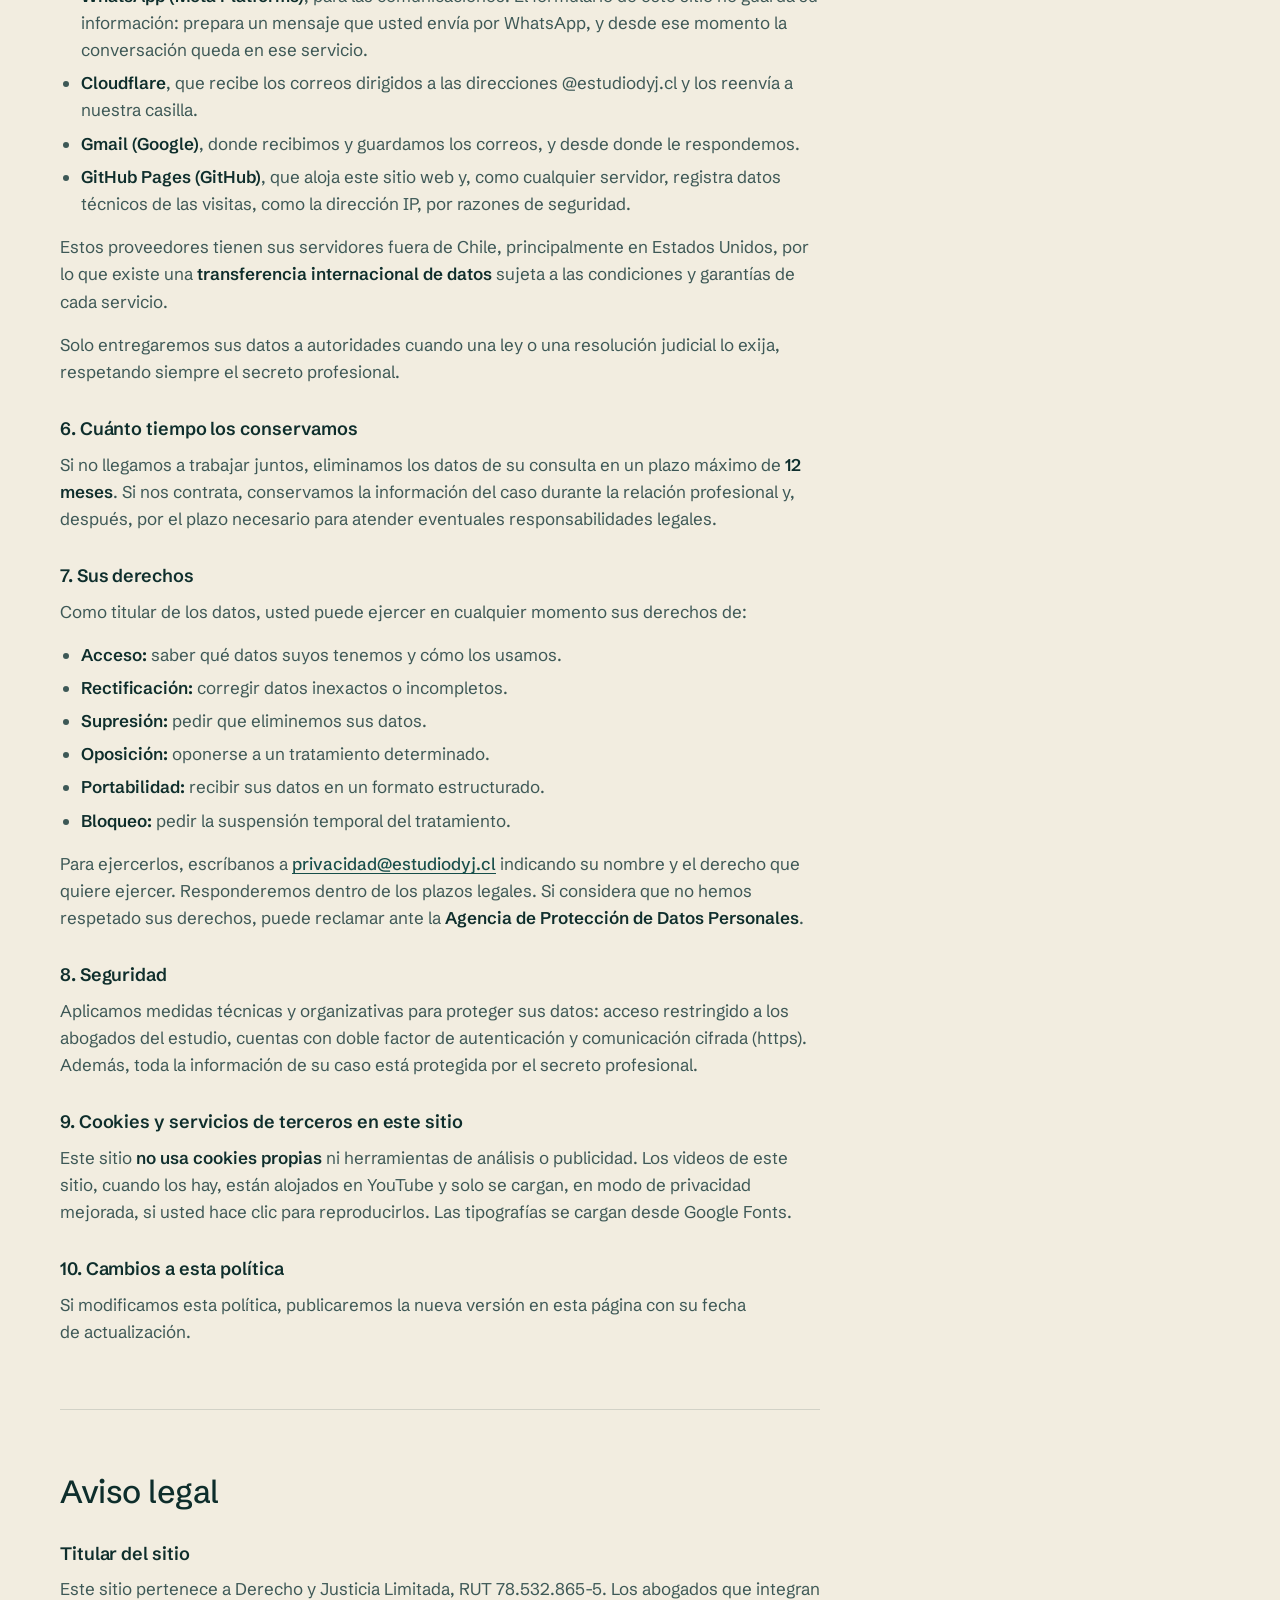
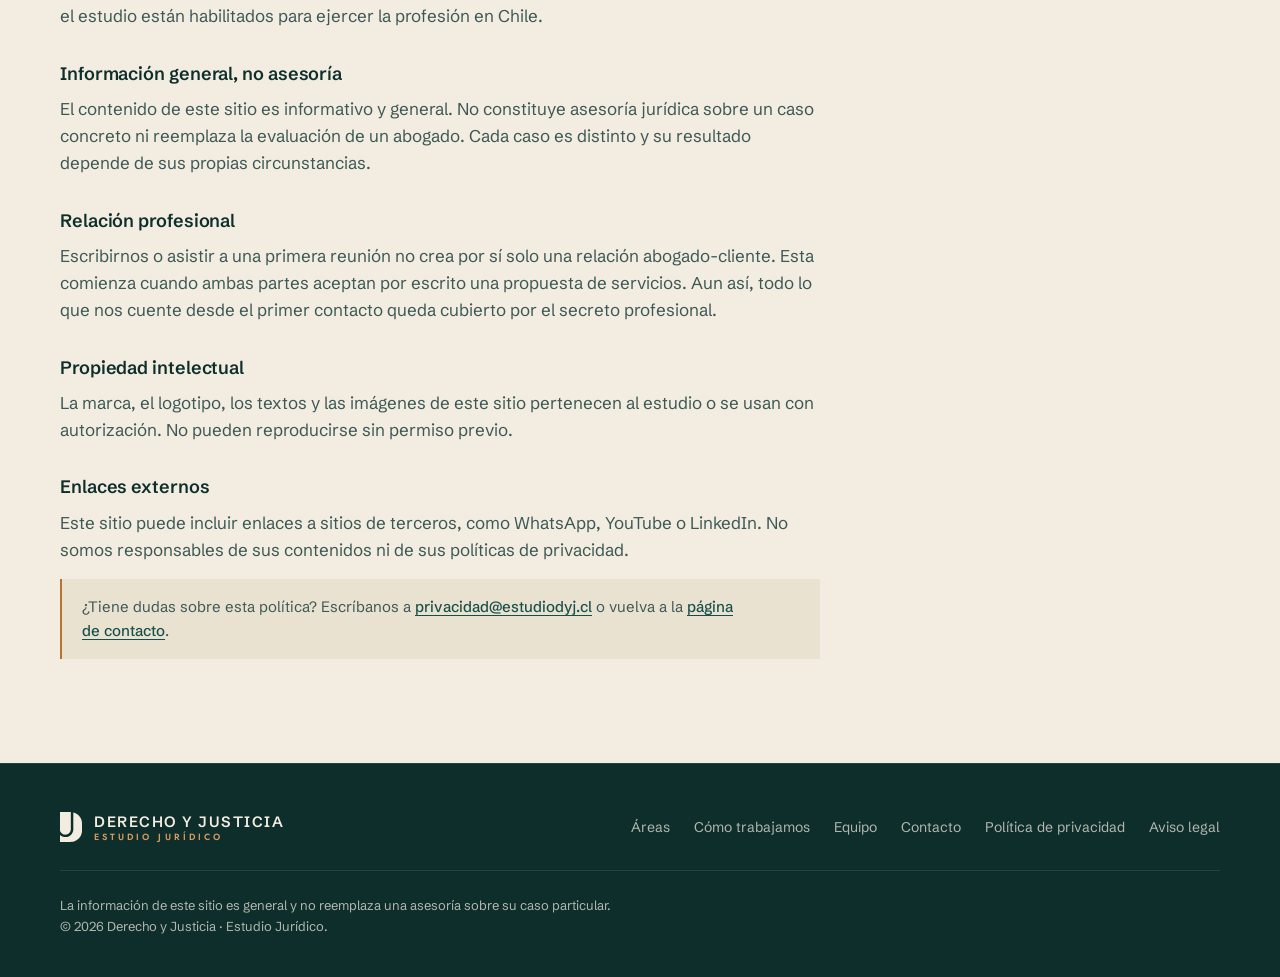
<file: privacidad.html>
<!doctype html>
<html lang="es-CL">
<head>
  <meta charset="utf-8">
  <meta name="viewport" content="width=device-width, initial-scale=1">
  <title>Privacidad y aviso legal · Derecho y Justicia</title>
  <meta name="description" content="Política de privacidad y aviso legal de Derecho y Justicia, Estudio Jurídico.">
  <meta name="theme-color" content="#0E2E2C">
  <link rel="canonical" href="https://estudiodyj.cl/privacidad.html">
  <link rel="icon" href="assets/img/favicon.svg" type="image/svg+xml">

  <meta property="og:type" content="website">
  <meta property="og:locale" content="es_CL">
  <meta property="og:title" content="Derecho y Justicia · Estudio Jurídico">
  <meta property="og:description" content="Su caso, nuestra prioridad. Asesoría jurídica en derecho ambiental, de aguas, animal, laboral, civil y de organizaciones sin fines de lucro.">
  <meta property="og:url" content="https://estudiodyj.cl/privacidad.html">
  <meta property="og:image" content="https://estudiodyj.cl/assets/img/og-image.png">
  <meta property="og:image:width" content="1200">
  <meta property="og:image:height" content="630">
  <meta property="og:image:alt" content="Logo de Derecho y Justicia, Estudio Jurídico">
  <meta name="twitter:card" content="summary_large_image">

  <link rel="preconnect" href="https://fonts.googleapis.com">
  <link rel="preconnect" href="https://fonts.gstatic.com" crossorigin>
  <link rel="stylesheet" href="https://fonts.googleapis.com/css2?family=Jost:wght@500;600&family=Schibsted+Grotesk:wght@400;500;600&display=swap">
  <link rel="stylesheet" href="assets/css/styles.css">
  <script>document.documentElement.classList.add('js')</script>
</head>
<body>
  <svg width="0" height="0" style="position:absolute" aria-hidden="true">
    <symbol id="isotipo" viewBox="0 0 34.8 47.15"><path fill="currentColor" d="M 0 0L16.84 0C16.93 0 17.03 0 17.12 0L17.12 26.95C17.12 27.47 17.07 27.99 16.98 28.51C16.89 29.02 16.75 29.53 16.56 30.02C16.38 30.51 16.15 30.98 15.88 31.43C15.61 31.88 15.3 32.3 14.95 32.7C14.61 33.09 14.23 33.45 13.82 33.77C13.41 34.1 12.97 34.39 12.5 34.63C12.04 34.88 11.56 35.08 11.06 35.24C10.56 35.4 10.05 35.51 9.53 35.58C9.01 35.64 8.48 35.66 7.96 35.64C7.44 35.61 6.92 35.54 6.41 35.41C5.9 35.29 5.4 35.12 4.92 34.91C4.44 34.7 3.98 34.45 3.55 34.16C3.11 33.86 2.71 33.53 2.34 33.16C1.96 32.8 1.62 32.4 1.32 31.97C1.02 31.54 0.75 31.09 0.53 30.61C0.31 30.14 0.13 29.65 0 29.14ZM 21.05 0.5C22.02 0.73 22.97 1.05 23.89 1.44C24.81 1.83 25.7 2.3 26.54 2.84C27.38 3.38 28.17 3.99 28.91 4.66C29.65 5.33 30.34 6.06 30.95 6.85C31.57 7.63 32.12 8.47 32.6 9.34C33.08 10.22 33.49 11.14 33.82 12.08C34.14 13.03 34.39 13.99 34.55 14.98C34.72 15.97 34.8 16.96 34.8 17.96L34.8 29.19C34.8 29.78 34.78 30.37 34.72 30.95C34.66 31.54 34.57 32.12 34.46 32.7C34.34 33.27 34.2 33.84 34.03 34.41C33.86 34.97 33.66 35.52 33.44 36.06C33.21 36.61 32.96 37.14 32.68 37.66C32.41 38.18 32.11 38.68 31.78 39.17C31.45 39.66 31.1 40.13 30.73 40.59C30.36 41.04 29.96 41.48 29.54 41.89C29.13 42.31 28.69 42.7 28.24 43.07C27.78 43.45 27.31 43.8 26.82 44.12C26.33 44.45 25.83 44.75 25.31 45.03C24.79 45.31 24.26 45.56 23.71 45.79C23.17 46.01 22.62 46.21 22.05 46.38C21.49 46.55 20.92 46.7 20.34 46.81C19.77 46.92 19.19 47.01 18.6 47.07C18.02 47.12 17.43 47.15 16.84 47.15L0 47.15L0 36.36C0.91 37.17 1.91 37.84 3.02 38.36C4.12 38.88 5.27 39.24 6.48 39.43C7.68 39.61 8.89 39.62 10.09 39.46C11.3 39.3 12.46 38.97 13.58 38.47C14.69 37.98 15.71 37.33 16.64 36.54C17.56 35.75 18.36 34.84 19.02 33.82C19.68 32.79 20.19 31.7 20.53 30.53C20.88 29.36 21.05 28.16 21.05 26.95ZM 21.05 0.5"/></symbol>
    <symbol id="i-whatsapp" viewBox="0 0 24 24"><path fill="currentColor" d="M12.04 2a9.9 9.9 0 0 0-8.5 15l-1.4 5 5.2-1.36A9.9 9.9 0 1 0 12.04 2Zm0 18.1a8.2 8.2 0 0 1-4.2-1.15l-.3-.18-3.08.8.82-3-.2-.31a8.2 8.2 0 1 1 6.96 3.84Zm4.5-6.14c-.25-.12-1.46-.72-1.69-.8-.23-.08-.39-.12-.55.12-.16.25-.63.8-.78.96-.14.16-.29.18-.53.06-.25-.12-1.04-.38-1.98-1.22-.73-.65-1.23-1.46-1.37-1.7-.14-.25-.02-.38.11-.5.11-.11.25-.29.37-.43.12-.15.16-.25.25-.41.08-.17.04-.31-.02-.43-.06-.12-.55-1.33-.76-1.82-.2-.48-.4-.41-.55-.42h-.47a.9.9 0 0 0-.65.3c-.22.25-.86.84-.86 2.04s.88 2.37 1 2.53c.12.17 1.73 2.64 4.2 3.7.58.25 1.04.4 1.4.52.59.19 1.12.16 1.54.1.47-.07 1.46-.6 1.66-1.17.2-.58.2-1.07.15-1.17-.06-.1-.22-.17-.47-.29Z"/></symbol>
    <symbol id="i-arrow" viewBox="0 0 24 24"><path fill="none" stroke="currentColor" stroke-width="1.75" stroke-linecap="round" stroke-linejoin="round" d="M5 12h14M13 6l6 6-6 6"/></symbol>
  </svg>

  <a class="skip-link" href="#contenido">Saltar al contenido</a>

  <header class="site-header">
    <div class="container header-inner">
      <a class="brand" href="index.html" aria-label="Derecho y Justicia, Estudio Jurídico — inicio">
        <svg class="brand-iso" aria-hidden="true"><use href="#isotipo"/></svg>
        <span class="brand-text" aria-hidden="true">
          <span class="brand-name">Derecho y Justicia</span>
          <span class="brand-tag">Estudio Jurídico</span>
        </span>
      </a>

      <button class="nav-toggle" type="button" aria-expanded="false" aria-controls="site-nav">
        <span class="nav-toggle-bars" aria-hidden="true"></span>
        <span class="visually-hidden">Menú</span>
      </button>

      <nav id="site-nav" class="site-nav" aria-label="Principal">
        <ul>
          <li><a href="index.html#areas">Áreas</a></li>
          <li><a href="index.html#como-trabajamos">Cómo trabajamos</a></li>
          <li><a href="index.html#equipo">Equipo</a></li>
          <li><a href="index.html#contacto">Contacto</a></li>
        </ul>
        <a class="btn btn-primary btn-sm" href="index.html#contacto">Agendar consulta</a>
      </nav>
    </div>
  </header>

  <main id="contenido">
    <section class="page-hero theme-dark">
      <div class="container">
        <p class="eyebrow">Información legal</p>
        <h1>Política de privacidad y aviso legal</h1>
        <p>Cómo tratamos los datos personales que usted nos entrega a través de este sitio, WhatsApp y correo electrónico. Última actualización: octubre de 2026.</p>
      </div>
    </section>

    <!-- BORRADOR: texto base preparado conforme a la Ley N° 19.628, modificada por la Ley N° 21.719.
         Debe ser revisado y aprobado por el estudio antes de publicar. -->
    <div class="container">
      <article class="prose">
        <h2 id="privacidad">Política de privacidad</h2>

        <h3>1. Responsable del tratamiento</h3>
        <p>El responsable de los datos personales es <strong>Derecho y Justicia Limitada</strong>, RUT 78.532.865-5, con domicilio en Grajales 2335, comuna de Santiago, Chile. Puede contactarnos sobre cualquier tema de privacidad en <a href="mailto:privacidad@estudiodyj.cl">privacidad@estudiodyj.cl</a>.</p>

        <h3>2. Qué datos tratamos</h3>
        <ul>
          <li><strong>Datos de contacto:</strong> nombre, número de teléfono y correo electrónico.</li>
          <li><strong>Información sobre su consulta:</strong> el tema y la descripción breve que nos envía.</li>
          <li><strong>Datos sensibles:</strong> algunas consultas (por ejemplo, de familia o de acoso laboral) pueden incluir información sobre salud, vida sexual o situación familiar. Le pedimos no incluirlos en el primer mensaje; si nos los entrega, los tratamos solo con su consentimiento expreso y para atender su consulta.</li>
        </ul>
        <p>El formulario de este sitio <strong>no almacena información</strong>: solo prepara un mensaje que usted decide enviar por WhatsApp.</p>

        <h3>3. Para qué los usamos</h3>
        <ul>
          <li>Responder su consulta y coordinar una primera reunión.</li>
          <li>Evaluar su caso y preparar una propuesta de honorarios.</li>
          <li>Si nos contrata, prestar el servicio jurídico acordado y cumplir nuestras obligaciones legales.</li>
        </ul>
        <p>No usamos sus datos para publicidad ni los vendemos o cedemos a terceros con fines comerciales.</p>

        <h3>4. Base de licitud</h3>
        <p>Tratamos sus datos sobre la base de su <strong>consentimiento</strong>, que entrega al escribirnos, y de las <strong>gestiones precontractuales</strong> que usted mismo solicita. Si nos contrata, el tratamiento se basa además en el contrato de prestación de servicios. Puede retirar su consentimiento en cualquier momento, sin efecto retroactivo.</p>

        <h3>5. Con quién compartimos sus datos</h3>
        <p>Usamos proveedores tecnológicos que actúan como encargados del tratamiento:</p>
        <ul>
          <li><strong>WhatsApp (Meta Platforms)</strong>, para las comunicaciones. El formulario de este sitio no guarda su información: prepara un mensaje que usted envía por WhatsApp, y desde ese momento la conversación queda en ese servicio.</li>
          <li><strong>Cloudflare</strong>, que recibe los correos dirigidos a las direcciones @estudiodyj.cl y los reenvía a nuestra casilla.</li>
          <li><strong>Gmail (Google)</strong>, donde recibimos y guardamos los correos, y desde donde le respondemos.</li>
          <li><strong>GitHub Pages (GitHub)</strong>, que aloja este sitio web y, como cualquier servidor, registra datos técnicos de las visitas, como la dirección IP, por razones de seguridad.</li>
        </ul>
        <p>Estos proveedores tienen sus servidores fuera de Chile, principalmente en Estados Unidos, por lo que existe una <strong>transferencia internacional de datos</strong> sujeta a las condiciones y garantías de cada servicio.</p>
        <p>Solo entregaremos sus datos a autoridades cuando una ley o una resolución judicial lo exija, respetando siempre el secreto profesional.</p>

        <h3>6. Cuánto tiempo los conservamos</h3>
        <p>Si no llegamos a trabajar juntos, eliminamos los datos de su consulta en un plazo máximo de <strong>12 meses</strong>. Si nos contrata, conservamos la información del caso durante la relación profesional y, después, por el plazo necesario para atender eventuales responsabilidades legales.</p>

        <h3>7. Sus derechos</h3>
        <p>Como titular de los datos, usted puede ejercer en cualquier momento sus derechos de:</p>
        <ul>
          <li><strong>Acceso:</strong> saber qué datos suyos tenemos y cómo los usamos.</li>
          <li><strong>Rectificación:</strong> corregir datos inexactos o incompletos.</li>
          <li><strong>Supresión:</strong> pedir que eliminemos sus datos.</li>
          <li><strong>Oposición:</strong> oponerse a un tratamiento determinado.</li>
          <li><strong>Portabilidad:</strong> recibir sus datos en un formato estructurado.</li>
          <li><strong>Bloqueo:</strong> pedir la suspensión temporal del tratamiento.</li>
        </ul>
        <p>Para ejercerlos, escríbanos a <a href="mailto:privacidad@estudiodyj.cl">privacidad@estudiodyj.cl</a> indicando su nombre y el derecho que quiere ejercer. Responderemos dentro de los plazos legales. Si considera que no hemos respetado sus derechos, puede reclamar ante la <strong>Agencia de Protección de Datos Personales</strong>.</p>

        <h3>8. Seguridad</h3>
        <p>Aplicamos medidas técnicas y organizativas para proteger sus datos: acceso restringido a los abogados del estudio, cuentas con doble factor de autenticación y comunicación cifrada (https). Además, toda la información de su caso está protegida por el secreto profesional.</p>

        <h3>9. Cookies y servicios de terceros en este sitio</h3>
        <p>Este sitio <strong>no usa cookies propias</strong> ni herramientas de análisis o publicidad. Los videos de este sitio, cuando los hay, están alojados en YouTube y solo se cargan, en modo de privacidad mejorada, si usted hace clic para reproducirlos. Las tipografías se cargan desde Google Fonts.</p>

        <h3>10. Cambios a esta política</h3>
        <p>Si modificamos esta política, publicaremos la nueva versión en esta página con su fecha de actualización.</p>

        <hr>

        <h2 id="aviso-legal">Aviso legal</h2>

        <h3>Titular del sitio</h3>
        <p>Este sitio pertenece a Derecho y Justicia Limitada, RUT 78.532.865-5. Los abogados que integran el estudio están habilitados para ejercer la profesión en Chile.</p>

        <h3>Información general, no asesoría</h3>
        <p>El contenido de este sitio es informativo y general. No constituye asesoría jurídica sobre un caso concreto ni reemplaza la evaluación de un abogado. Cada caso es distinto y su resultado depende de sus propias circunstancias.</p>

        <h3>Relación profesional</h3>
        <p>Escribirnos o asistir a una primera reunión no crea por sí solo una relación abogado-cliente. Esta comienza cuando ambas partes aceptan por escrito una propuesta de servicios. Aun así, todo lo que nos cuente desde el primer contacto queda cubierto por el secreto profesional.</p>

        <h3>Propiedad intelectual</h3>
        <p>La marca, el logotipo, los textos y las imágenes de este sitio pertenecen al estudio o se usan con autorización. No pueden reproducirse sin permiso previo.</p>

        <h3>Enlaces externos</h3>
        <p>Este sitio puede incluir enlaces a sitios de terceros, como WhatsApp, YouTube o LinkedIn. No somos responsables de sus contenidos ni de sus políticas de privacidad.</p>

        <p class="note">¿Tiene dudas sobre esta política? Escríbanos a <a href="mailto:privacidad@estudiodyj.cl">privacidad@estudiodyj.cl</a> o vuelva a la <a href="index.html#contacto">página de contacto</a>.</p>
      </article>
    </div>
  </main>

  <footer class="site-footer">
    <div class="container footer-grid">
      <div class="footer-brand">
        <svg class="brand-iso" aria-hidden="true"><use href="#isotipo"/></svg>
        <span class="brand-text">
          <span class="brand-name">Derecho y Justicia</span>
          <span class="brand-tag">Estudio Jurídico</span>
        </span>
      </div>
      <nav aria-label="Pie de página">
        <ul class="footer-links">
          <li><a href="index.html#areas">Áreas</a></li>
          <li><a href="index.html#como-trabajamos">Cómo trabajamos</a></li>
          <li><a href="index.html#equipo">Equipo</a></li>
          <li><a href="index.html#contacto">Contacto</a></li>
          <li><a href="#privacidad">Política de privacidad</a></li>
          <li><a href="#aviso-legal">Aviso legal</a></li>
        </ul>
      </nav>
      <p class="footer-note">La información de este sitio es general y no reemplaza una asesoría sobre su caso particular.<br>© <span data-year>2026</span> Derecho y Justicia · Estudio Jurídico.</p>
    </div>
  </footer>

  <a class="wa-float" href="https://wa.me/56989190133" target="_blank" rel="noopener" aria-label="Escríbanos por WhatsApp">
    <svg aria-hidden="true"><use href="#i-whatsapp"/></svg>
  </a>

  <script src="assets/js/main.js" defer></script>
</body>
</html>
</file>
<file: assets/css/styles.css>
/* Derecho y Justicia · Estudio Jurídico
   Paleta y tipografía según el Manual de Identidad Visual v1.0 (2026). */

:root {
  --petroleo: #174E4A;          /* color principal */
  --petroleo-profundo: #0E2E2C; /* fondos oscuros, textos */
  --marfil: #F2EDE0;            /* fondo claro principal */
  --marfil-2: #E9E2D1;          /* variación para alternar secciones */
  --cobre: #D49A5E;             /* acento, solo en puntos precisos */
  --cobre-profundo: #B87333;    /* cobre sobre fondos claros */

  --texto: var(--petroleo-profundo);
  --texto-suave: #3D5856;
  --linea: rgb(14 46 44 / 0.14);
  --error: #A3341F;

  --font-sans: "Schibsted Grotesk", system-ui, -apple-system, "Segoe UI", sans-serif;
  --font-label: "Jost", "Schibsted Grotesk", system-ui, sans-serif;

  --container: 1160px;
  --gutter: clamp(16px, 4vw, 40px);
  --section-space: clamp(64px, 10vw, 120px);
  --radius: 4px;
  --header-h: 72px;

  color-scheme: light;
}

/* ---------- Base ---------- */
*, *::before, *::after { box-sizing: border-box; }

html {
  scroll-behavior: smooth;
  scroll-padding-top: calc(var(--header-h) + 8px);
  -webkit-text-size-adjust: 100%;
}
@media (prefers-reduced-motion: reduce) {
  html { scroll-behavior: auto; }
}

body {
  margin: 0;
  background: var(--marfil);
  color: var(--texto);
  font-family: var(--font-sans);
  font-size: 1.0625rem;
  line-height: 1.6;
  -webkit-font-smoothing: antialiased;
  text-rendering: optimizeLegibility;
}

img, svg { display: block; max-width: 100%; }
img { height: auto; }

h1, h2, h3 {
  margin: 0;
  font-weight: 500;
  line-height: 1.12;
  letter-spacing: -0.015em;
  text-wrap: balance;
}
h1 { font-size: clamp(2.5rem, 6vw, 4.5rem); }
h2 { font-size: clamp(1.875rem, 3.6vw, 2.75rem); }
h3 { font-size: 1.25rem; line-height: 1.3; font-weight: 600; letter-spacing: -0.005em; }
p { margin: 0; text-wrap: pretty; }

a { color: inherit; text-underline-offset: 0.2em; text-decoration-thickness: 1px; }

:focus-visible {
  outline: 2px solid var(--cobre-profundo);
  outline-offset: 3px;
}
.theme-dark :focus-visible,
.theme-petroleo :focus-visible { outline-color: var(--cobre); }

.container {
  width: 100%;
  max-width: calc(var(--container) + 2 * var(--gutter));
  margin-inline: auto;
  padding-inline: var(--gutter);
}

.visually-hidden {
  position: absolute !important;
  width: 1px; height: 1px;
  padding: 0; margin: -1px;
  overflow: hidden; clip: rect(0 0 0 0);
  white-space: nowrap; border: 0;
}

.skip-link {
  position: absolute;
  left: 16px; top: -100px;
  z-index: 100;
  padding: 10px 16px;
  background: var(--petroleo-profundo);
  color: var(--marfil);
  border-radius: var(--radius);
}
.skip-link:focus { top: 12px; }

.icon { width: 1.15em; height: 1.15em; flex: none; }

/* Bajada / categoría: Jost semibold, mayúsculas, tracking amplio */
.eyebrow,
.card-tag,
.contact-label,
.person-facts dt,
.audience-kicker {
  font-family: var(--font-label);
  font-weight: 600;
  font-size: 0.75rem;
  letter-spacing: 0.3em;
  text-transform: uppercase;
}

.eyebrow {
  display: flex;
  align-items: center;
  gap: 14px;
  margin-bottom: 20px;
  color: var(--petroleo);
}
.eyebrow::before {
  content: "";
  width: 28px;
  height: 2px;
  background: var(--cobre-profundo);
}

/* ---------- Temas de sección ---------- */
.theme-dark {
  background: var(--petroleo-profundo);
  color: var(--marfil);
}
.theme-petroleo {
  background: var(--petroleo);
  color: var(--marfil);
}
.theme-dark .eyebrow,
.theme-petroleo .eyebrow { color: var(--cobre); }
.theme-dark .eyebrow::before,
.theme-petroleo .eyebrow::before { background: var(--cobre); }
.theme-marfil-2 { background: var(--marfil-2); }

.section { padding-block: var(--section-space); position: relative; }

.section-head { max-width: 720px; margin-bottom: clamp(40px, 6vw, 64px); }
.section-intro { margin-top: 18px; color: var(--texto-suave); font-size: 1.125rem; }
.theme-dark .section-intro,
.theme-petroleo .section-intro { color: rgb(242 237 224 / 0.8); }

.lead { font-size: clamp(1.0625rem, 1.6vw, 1.25rem); line-height: 1.55; }

/* ---------- Botones ---------- */
.btn {
  display: inline-flex;
  align-items: center;
  justify-content: center;
  gap: 10px;
  min-height: 48px;
  padding: 12px 22px;
  border: 1px solid transparent;
  border-radius: var(--radius);
  font: 600 1rem/1.2 var(--font-sans);
  text-decoration: none;
  cursor: pointer;
  transition: background-color 0.2s ease, color 0.2s ease, border-color 0.2s ease;
}
.btn-sm { min-height: 42px; padding: 9px 18px; font-size: 0.9375rem; }
.btn-block { width: 100%; }

.btn-primary { background: var(--cobre); color: var(--petroleo-profundo); }
.btn-primary:hover { background: #E0AC75; }

.btn-ghost { border-color: rgb(242 237 224 / 0.45); color: var(--marfil); }
.btn-ghost:hover { border-color: var(--marfil); background: rgb(242 237 224 / 0.06); }

.text-link {
  display: inline-flex;
  align-items: center;
  gap: 8px;
  font-weight: 600;
  color: var(--petroleo);
  text-decoration: none;
}
.text-link:hover { text-decoration: underline; }
.text-link .icon { transition: translate 0.2s ease; }
.text-link:hover .icon { translate: 3px 0; }

/* ---------- Header ---------- */
.site-header {
  position: sticky;
  top: 0;
  z-index: 50;
  background: var(--petroleo-profundo);
  color: var(--marfil);
  border-bottom: 1px solid rgb(242 237 224 / 0.08);
}
.header-inner {
  display: flex;
  align-items: center;
  justify-content: space-between;
  gap: 24px;
  min-height: var(--header-h);
}

.brand {
  display: inline-flex;
  align-items: center;
  gap: 12px;
  text-decoration: none;
}
.brand-iso { width: 22px; height: 30px; color: var(--marfil); flex: none; }
.brand-text { display: flex; flex-direction: column; gap: 3px; line-height: 1; }
.brand-name {
  font-family: var(--font-sans);
  font-weight: 600;
  font-size: 0.9375rem;
  letter-spacing: 0.1em;
  text-transform: uppercase;
}
.brand-tag {
  font-family: var(--font-label);
  font-weight: 600;
  font-size: 0.5625rem;
  letter-spacing: 0.34em;
  text-transform: uppercase;
  color: var(--cobre);
}

.site-nav { display: flex; align-items: center; gap: 32px; }
.site-nav ul { display: flex; gap: 28px; margin: 0; padding: 0; list-style: none; }
.site-nav ul a {
  font-size: 0.9375rem;
  font-weight: 500;
  text-decoration: none;
  color: rgb(242 237 224 / 0.85);
  padding-block: 6px;
  background: linear-gradient(var(--cobre), var(--cobre)) left bottom / 0 1px no-repeat;
  transition: background-size 0.25s ease, color 0.2s ease;
}
.site-nav ul a:hover { color: var(--marfil); background-size: 100% 1px; }

.nav-toggle {
  display: none;
  width: 44px; height: 44px;
  margin-right: -10px;
  border: 0;
  background: none;
  color: var(--marfil);
  cursor: pointer;
}
.nav-toggle-bars,
.nav-toggle-bars::before,
.nav-toggle-bars::after {
  display: block;
  width: 22px; height: 1.5px;
  margin-inline: auto;
  background: currentColor;
  transition: transform 0.25s ease, opacity 0.2s ease;
}
.nav-toggle-bars { position: relative; }
.nav-toggle-bars::before,
.nav-toggle-bars::after { content: ""; position: absolute; left: 0; }
.nav-toggle-bars::before { top: -7px; }
.nav-toggle-bars::after { top: 7px; }
.nav-toggle[aria-expanded="true"] .nav-toggle-bars { background: transparent; }
.nav-toggle[aria-expanded="true"] .nav-toggle-bars::before { transform: translateY(7px) rotate(45deg); }
.nav-toggle[aria-expanded="true"] .nav-toggle-bars::after { transform: translateY(-7px) rotate(-45deg); }

@media (max-width: 900px) {
  .nav-toggle { display: block; }
  .site-nav {
    position: absolute;
    inset: var(--header-h) 0 auto 0;
    flex-direction: column;
    align-items: stretch;
    gap: 20px;
    padding: 16px var(--gutter) 28px;
    background: var(--petroleo-profundo);
    border-bottom: 1px solid rgb(242 237 224 / 0.1);
  }
  .site-nav ul { flex-direction: column; gap: 0; }
  .site-nav ul a {
    display: block;
    padding-block: 14px;
    font-size: 1.125rem;
    border-bottom: 1px solid rgb(242 237 224 / 0.1);
    background: none;
  }
  /* Sin JS el menú queda visible; con JS se oculta hasta abrirlo */
  .js .site-nav:not(.is-open) { display: none; }
}

/* ---------- Portada ---------- */
.hero {
  position: relative;
  overflow: hidden;
  padding-block: clamp(56px, 9vw, 112px) clamp(64px, 10vw, 128px);
}
.hero-grid {
  position: relative;
  display: grid;
  grid-template-columns: 1.15fr 0.85fr;
  align-items: center;
  gap: clamp(40px, 6vw, 80px);
}
.hero h1 { max-width: 11em; }
.hero .lead { max-width: 34rem; margin-top: 24px; color: rgb(242 237 224 / 0.86); }
.hero-actions { display: flex; flex-wrap: wrap; gap: 12px; margin-top: 36px; }
.hero-facts {
  display: flex;
  flex-wrap: wrap;
  gap: 8px 28px;
  margin: 40px 0 0;
  padding: 0;
  list-style: none;
  font-size: 0.9375rem;
  color: rgb(242 237 224 / 0.75);
}
.hero-facts li { display: flex; align-items: center; gap: 10px; }
.hero-facts li::before {
  content: "";
  width: 6px; height: 6px;
  border-radius: 50%;
  background: var(--cobre);
}
.hero-media { margin: 0; }
.hero-media img {
  width: 100%;
  aspect-ratio: 4 / 5;
  object-fit: cover;
  /* Encuadre hacia el edificio, no hacia el suelo de la plaza */
  object-position: 50% 20%;
  border-radius: var(--radius);
  background: var(--petroleo);
}

/* Recurso gráfico: una sola línea fina y fluida en cobre, entra y sale por los bordes */
.flow-line {
  position: absolute;
  inset: 0;
  width: 100%;
  height: 100%;
  pointer-events: none;
}
.flow-line path {
  fill: none;
  stroke: var(--cobre);
  stroke-width: 1.5;
  /* Acento de fondo: no debe competir con titulares ni botones */
  stroke-opacity: var(--flow-opacity, 0.35);
  vector-effect: non-scaling-stroke;
}

/* Tablet: se mantienen dos columnas para equilibrar el peso de texto e imagen */
@media (max-width: 1024px) {
  .hero { padding-bottom: 112px; }
  /* La imagen toma la altura de la columna de texto: ambos bloques empiezan y terminan alineados */
  .hero-grid { grid-template-columns: 1.2fr 0.8fr; gap: 40px; align-items: stretch; }
  .hero-media { position: relative; }
  .hero-media img { position: absolute; inset: 0; height: 100%; aspect-ratio: auto; }
  /* La línea vive en el margen inferior para no cruzar los puntos de la portada */
  .hero .flow-line { inset: auto 0 0 0; height: 140px; }
}

/* Columna de texto angosta: botones apilados con el mismo ancho */
@media (min-width: 701px) and (max-width: 880px) {
  .hero-actions { display: grid; justify-content: start; }
}

@media (max-width: 700px) {
  .hero-grid { grid-template-columns: 1fr; }
  .hero-media img { position: static; height: auto; }
  /* En una columna la portada es alta: la línea se acota a la franja inferior para no cruzar el texto */
  .hero .flow-line { inset: auto 0 0 0; height: 260px; }
  .hero-media img { aspect-ratio: 16 / 10; object-position: 50% 50%; }
}

/* ---------- A quién atendemos ---------- */
.audience { border-bottom: 1px solid var(--linea); }
.audience-list {
  display: grid;
  grid-template-columns: repeat(3, 1fr);
  margin: 0;
  padding: 0;
  list-style: none;
}
.audience-list li {
  display: flex;
  flex-direction: column;
  gap: 8px;
  padding: 32px clamp(16px, 3vw, 36px);
  color: var(--texto-suave);
  font-size: 0.9875rem;
}
.audience-list li:first-child { padding-left: 0; }
.audience-list li + li { border-left: 1px solid var(--linea); }
.audience-kicker { color: var(--petroleo); }

@media (max-width: 760px) {
  .audience-list { grid-template-columns: 1fr; }
  .audience-list li { padding: 22px 0; }
  .audience-list li + li { border-left: 0; border-top: 1px solid var(--linea); }
}

/* ---------- Áreas ---------- */
.cards {
  display: grid;
  grid-template-columns: repeat(3, 1fr);
  gap: 20px;
}
/* 3 → 2 → 1 columnas: con 6 áreas nunca queda una tarjeta huérfana */
@media (max-width: 1080px) { .cards { grid-template-columns: repeat(2, 1fr); } }
@media (max-width: 600px) { .cards { grid-template-columns: 1fr; } }
.card {
  display: flex;
  flex-direction: column;
  gap: 14px;
  padding: 28px 26px 30px;
  background: #F7F3EA;
  border-radius: var(--radius);
}
/* El enlace queda al pie aunque las tarjetas tengan listas de distinto largo */
/* Subgrupo dentro de una tarjeta (p. ej. "Si usted es empleador") */
.card-sub { margin-top: 6px; font-weight: 600; font-size: 0.9375rem; color: var(--petroleo-profundo); }
.card-link { margin-top: auto; padding-top: 10px; font-size: 0.9375rem; }
.card-tag { color: var(--petroleo); font-size: 0.6875rem; }
.card h3 { color: var(--petroleo-profundo); }
.card ul {
  display: grid;
  gap: 10px;
  margin: 6px 0 0;
  padding: 0;
  list-style: none;
  font-size: 0.9375rem;
  color: var(--texto-suave);
}
.card li { position: relative; padding-left: 18px; }
.card li::before {
  content: "";
  position: absolute;
  left: 0; top: 0.72em;
  width: 8px; height: 1px;
  background: var(--cobre-profundo);
}

/* ---------- Cómo trabajamos ---------- */
.steps {
  display: grid;
  grid-template-columns: repeat(4, 1fr);
  gap: 0;
  margin: 0;
  padding: 0;
  list-style: none;
  counter-reset: none;
}
.step {
  padding: 28px 28px 8px 0;
  border-top: 1px solid rgb(242 237 224 / 0.25);
}
.step + .step { padding-left: 28px; border-left: 1px solid rgb(242 237 224 / 0.12); }
.step-num {
  display: block;
  margin-bottom: 18px;
  font-family: var(--font-label);
  font-weight: 600;
  font-size: 0.875rem;
  letter-spacing: 0.2em;
  color: var(--cobre);
}
.step h3 { margin-bottom: 10px; }
.step p { font-size: 0.9875rem; color: rgb(242 237 224 / 0.82); }

@media (max-width: 960px) {
  .steps { grid-template-columns: 1fr 1fr; row-gap: 32px; }
  .step:nth-child(odd) { padding-left: 0; border-left: 0; }
}
@media (max-width: 560px) {
  .steps { grid-template-columns: 1fr; row-gap: 0; }
  .step, .step + .step { padding: 24px 0; border-left: 0; }
}

.faq {
  max-width: 820px;
  margin-top: clamp(56px, 8vw, 88px);
}
.faq-title { margin-bottom: 12px; font-size: 1.375rem; font-weight: 500; }
.faq details { border-bottom: 1px solid rgb(242 237 224 / 0.2); }
.faq summary {
  display: flex;
  justify-content: space-between;
  align-items: center;
  gap: 16px;
  padding: 20px 0;
  font-weight: 500;
  font-size: 1.0625rem;
  cursor: pointer;
  list-style: none;
}
.faq summary::-webkit-details-marker { display: none; }
.faq summary::after {
  content: "+";
  flex: none;
  font-size: 1.5rem;
  line-height: 1;
  font-weight: 400;
  color: var(--cobre);
  transition: rotate 0.2s ease;
}
.faq details[open] summary::after { rotate: 45deg; }
.faq details p { padding: 0 40px 22px 0; color: rgb(242 237 224 / 0.82); }

/* ---------- Video ---------- */
.video-grid {
  display: grid;
  grid-template-columns: 0.8fr 1.2fr;
  align-items: center;
  gap: clamp(32px, 6vw, 80px);
}
.video {
  position: relative;
  aspect-ratio: 16 / 9;
  overflow: hidden;
  border-radius: var(--radius);
  background: var(--petroleo-profundo);
}
.video-trigger { position: absolute; inset: 0; display: block; }
.video-trigger img {
  width: 100%;
  height: 100%;
  object-fit: cover;
  opacity: 0.82;
  transition: opacity 0.25s ease;
}
.video-trigger:hover img { opacity: 1; }
.video-play {
  position: absolute;
  inset: 50% auto auto 50%;
  translate: -50% -50%;
  width: 76px; height: 76px;
  border-radius: 50%;
  background: var(--cobre);
  transition: scale 0.2s ease;
}
.video-play::after {
  content: "";
  position: absolute;
  inset: 50% auto auto 54%;
  translate: -50% -50%;
  border-style: solid;
  border-width: 11px 0 11px 18px;
  border-color: transparent transparent transparent var(--petroleo-profundo);
}
.video-trigger:hover .video-play { scale: 1.06; }
.video iframe { position: absolute; inset: 0; width: 100%; height: 100%; border: 0; }

@media (max-width: 860px) {
  .video-grid { grid-template-columns: 1fr; }
}

/* ---------- Equipo ---------- */
.team {
  display: grid;
  /* Una persona por fila: las biografías tienen largos distintos y así cada tarjeta toma su altura */
  grid-template-columns: 1fr;
  gap: 28px;
}
.person {
  display: grid;
  grid-template-columns: minmax(0, 360px) minmax(0, 1fr);
  background: var(--marfil);
  border: 1px solid var(--linea);
  border-radius: var(--radius);
  overflow: hidden;
}
/* <picture> es la celda de la foto; la imagen la llena sin aportar altura propia */
.person picture { position: relative; display: block; min-height: 280px; background: var(--petroleo); }
.person-photo {
  position: absolute;
  inset: 0;
  width: 100%;
  height: 100%;
  object-fit: cover;
  /* Cada foto define --focus-x según dónde está el rostro */
  object-position: var(--focus-x, 50%) 25%;
  background: var(--petroleo);
}
.person-body { display: flex; flex-direction: column; gap: 12px; padding: 32px clamp(26px, 3vw, 44px); }
.person-body > * { max-width: 68ch; }
.person h3 { font-size: 1.375rem; font-weight: 500; }
.person-role { margin-top: -6px; color: var(--petroleo); font-weight: 500; font-size: 0.9375rem; }
.person-facts { display: grid; gap: 12px; margin: 6px 0 0; }
.person-facts dt { font-size: 0.625rem; color: var(--petroleo); }
.person-facts dd { margin: 4px 0 0; font-size: 0.9375rem; color: var(--texto-suave); line-height: 1.5; }
.person-note {
  padding-top: 12px;
  border-top: 1px solid var(--linea);
  font-size: 0.9375rem;
  font-style: italic;
  color: var(--texto-suave);
}
.person .text-link { margin-top: auto; padding-top: 4px; font-size: 0.9375rem; }

/* Tablet: las biografías son altas y la foto lateral quedaría muy ampliada; va arriba en apaisado */
@media (max-width: 1060px) {
  .person { grid-template-columns: 1fr; }
  .person picture { min-height: 0; aspect-ratio: 16 / 9; }
}
@media (max-width: 600px) {
  .person { grid-template-columns: 1fr; }
  .person picture { min-height: 0; aspect-ratio: 4 / 3; }
}

/* ---------- Contacto ---------- */
.contact { overflow: hidden; }
/* En contacto la línea va en la franja inferior, lejos del titular */
.flow-line--contact { inset: auto 0 0 0; height: 32%; }
.contact-grid {
  position: relative;
  display: grid;
  grid-template-columns: 0.9fr 1.1fr;
  gap: clamp(40px, 6vw, 88px);
  align-items: start;
}
.contact .lead { margin-top: 18px; color: rgb(242 237 224 / 0.82); }
.contact-list {
  display: grid;
  gap: 22px;
  margin: 40px 0 0;
  padding: 0;
  list-style: none;
}
.contact-list li { display: grid; gap: 4px; }
.contact-label { font-size: 0.6875rem; color: var(--cobre); }
.contact-list a { font-size: 1.125rem; font-weight: 500; text-decoration: none; }
.contact-list a:hover { text-decoration: underline; }
.contact-list span:not(.contact-label) { color: rgb(242 237 224 / 0.85); }

.contact-form {
  display: grid;
  gap: 20px;
  padding: clamp(24px, 4vw, 40px);
  background: var(--marfil);
  color: var(--texto);
  border-radius: var(--radius);
}
.form-intro { font-size: 0.9375rem; color: var(--texto-suave); }
.form-intro strong { color: var(--texto); font-weight: 600; }

.field { display: grid; gap: 6px; margin: 0; padding: 0; border: 0; min-width: 0; }
.field label, .field legend { font-weight: 500; font-size: 0.9375rem; padding: 0; }
.req { color: var(--cobre-profundo); }

.field input[type="text"],
.field select,
.field textarea {
  width: 100%;
  min-height: 48px;
  padding: 11px 14px;
  border: 1px solid rgb(14 46 44 / 0.3);
  border-radius: var(--radius);
  background: #FBF9F4;
  color: var(--texto);
  font: inherit;
  font-size: 1rem;
}
.field textarea { resize: vertical; min-height: 120px; }
.field input:focus-visible,
.field select:focus-visible,
.field textarea:focus-visible {
  outline: 2px solid var(--petroleo);
  outline-offset: 0;
  border-color: var(--petroleo);
}

.field-hint { font-size: 0.8125rem; color: var(--texto-suave); line-height: 1.45; }
.field-error {
  display: none;
  align-items: center;
  gap: 8px;
  font-size: 0.875rem;
  font-weight: 500;
  color: var(--error);
}
.field-error span {
  display: inline-grid;
  place-items: center;
  width: 18px; height: 18px;
  border-radius: 50%;
  background: var(--error);
  color: #fff;
  font-size: 0.75rem;
  font-weight: 700;
}

/* Errores solo después de interactuar o intentar enviar */
.field :is(input, select, textarea):user-invalid {
  border-color: var(--error);
  background: #FBEDE8;
}
.field:has(:user-invalid) .field-error { display: flex; }

.choices { display: flex; flex-wrap: wrap; gap: 10px 24px; }
.choice {
  display: inline-flex;
  align-items: flex-start;
  gap: 10px;
  font-weight: 400 !important;
  cursor: pointer;
}
.choice input {
  flex: none;
  width: 20px; height: 20px;
  margin: 2px 0 0;
  accent-color: var(--petroleo);
}
.field-check .choice { font-size: 0.875rem !important; line-height: 1.5; color: var(--texto-suave); }
.field-check a { color: var(--petroleo); font-weight: 500; }

.form-alt { font-size: 0.875rem; text-align: center; color: var(--texto-suave); }
.form-alt a { color: var(--petroleo); font-weight: 500; }

@media (max-width: 900px) {
  .contact-grid { grid-template-columns: 1fr; }
}

/* ---------- Footer ---------- */
.site-footer {
  padding-block: 48px 40px;
  background: var(--petroleo-profundo);
  color: rgb(242 237 224 / 0.72);
  border-top: 1px solid rgb(242 237 224 / 0.1);
  font-size: 0.875rem;
}
.footer-grid {
  display: grid;
  grid-template-columns: auto 1fr;
  gap: 28px 48px;
  align-items: center;
}
.footer-brand { display: inline-flex; align-items: center; gap: 12px; color: var(--marfil); }
.footer-links {
  display: flex;
  flex-wrap: wrap;
  justify-content: flex-end;
  gap: 8px 24px;
  margin: 0;
  padding: 0;
  list-style: none;
}
.footer-links a { text-decoration: none; }
.footer-links a:hover { color: var(--marfil); text-decoration: underline; }
.footer-note {
  grid-column: 1 / -1;
  padding-top: 24px;
  border-top: 1px solid rgb(242 237 224 / 0.1);
  font-size: 0.8125rem;
  line-height: 1.6;
}

@media (max-width: 760px) {
  .footer-grid { grid-template-columns: 1fr; }
  .footer-links { justify-content: flex-start; }
}

/* ---------- WhatsApp flotante (solo móvil) ---------- */
.wa-float {
  position: fixed;
  right: 16px;
  bottom: 16px;
  z-index: 40;
  display: none;
  place-items: center;
  width: 56px; height: 56px;
  border-radius: 50%;
  background: var(--petroleo);
  color: var(--marfil);
  box-shadow: 0 6px 20px rgb(14 46 44 / 0.3);
}
.wa-float svg { width: 28px; height: 28px; }
@media (max-width: 760px) {
  .wa-float { display: grid; }
}

/* ---------- Página interna (privacidad) ---------- */
.page-hero { padding-block: clamp(48px, 8vw, 96px) clamp(40px, 6vw, 64px); }
.page-hero h1 { font-size: clamp(2.25rem, 5vw, 3.5rem); max-width: 18ch; }
.page-hero p { margin-top: 18px; max-width: 40rem; color: rgb(242 237 224 / 0.8); }

.prose { max-width: 760px; padding-block: clamp(48px, 8vw, 88px); }
.prose h2 {
  margin: 56px 0 16px;
  font-size: clamp(1.5rem, 2.6vw, 2rem);
  scroll-margin-top: calc(var(--header-h) + 16px);
}
.prose h2:first-child { margin-top: 0; }
.prose h3 { margin: 32px 0 10px; font-size: 1.125rem; }
.prose p, .prose ul, .prose ol { margin: 0 0 16px; color: var(--texto-suave); }
.prose ul, .prose ol { padding-left: 1.25em; }
.prose li { margin-bottom: 6px; }
.prose strong { color: var(--texto); font-weight: 600; }
.prose a { color: var(--petroleo); font-weight: 500; }
.prose .note {
  padding: 16px 20px;
  border-left: 2px solid var(--cobre-profundo);
  background: var(--marfil-2);
  font-size: 0.9375rem;
}
.prose hr { margin: 64px 0; border: 0; border-top: 1px solid var(--linea); }

/* ---------- Aparición al hacer scroll (decorativa, mejora progresiva) ---------- */
@media (prefers-reduced-motion: no-preference) {
  @supports ((animation-timeline: view()) and (animation-range: entry)) {
    @keyframes reveal-in {
      from { opacity: 0; translate: 0 24px; }
    }
    .reveal {
      animation: reveal-in linear backwards;
      animation-timeline: view();
      animation-range: entry 0% entry 70%;
    }
  }
}
</file>
